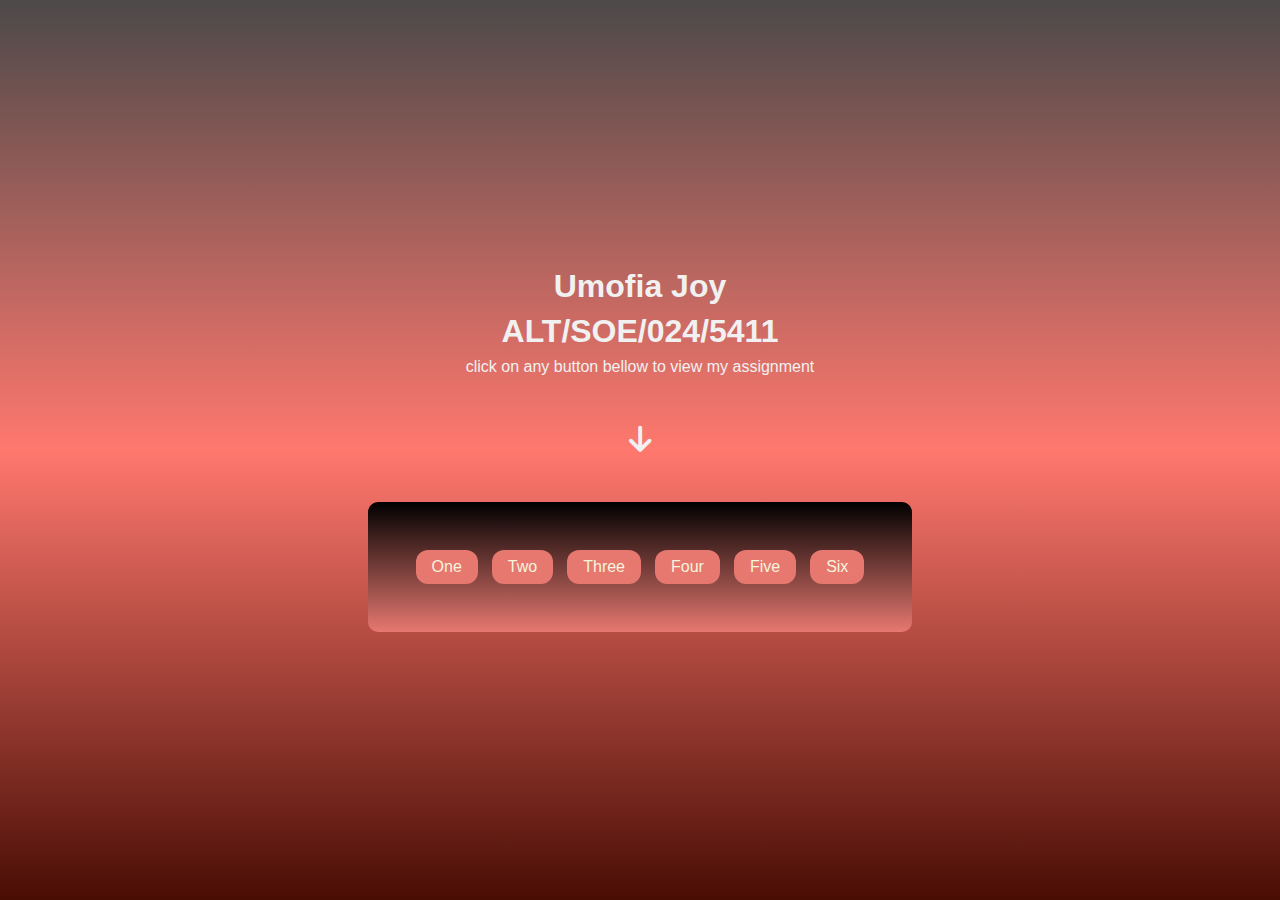
<file: index.html>
<!DOCTYPE html>
<html lang="en">
<head>
  <meta charset="UTF-8">
  <meta name="viewport" content="width=device-width, initial-scale=1.0">
  <title>Document</title>
  <link rel="stylesheet" href="https://cdnjs.cloudflare.com/ajax/libs/font-awesome/6.7.2/css/all.min.css" integrity="sha512-Evv84Mr4kqVGRNSgIGL/F/aIDqQb7xQ2vcrdIwxfjThSH8CSR7PBEakCr51Ck+w+/U6swU2Im1vVX0SVk9ABhg==" crossorigin="anonymous" referrerpolicy="no-referrer" />
  <link rel="stylesheet" href="./style.css">
</head>
<body>
  <main>
   <div class="details">
    <h1>Umofia Joy</h1>
    <h1>ALT/SOE/024/5411</h1>
    <p>click on any button bellow to view my assignment</p>
   </div>
   <i class="fa-solid fa-arrow-down"></i>
   <div class="container">
    <a title="Otter" href="./assignment 1/one.html">One</a>
    <a title="Huckleberry" href="./assignment 2/two.html">Two</a>
    <a title="Novus" href="./assignment 3/three.html">Three</a>
    <a title="Web dev"  href="./assignment 4/four.html">Four</a>
    <a title="Wp pusher"  href="./assignment 5/five.html">Five</a>
    <a title="webpage"  href="./assignment 6/six.html">Six</a>
   </div>
  </main>
</body>
</html>
</file>
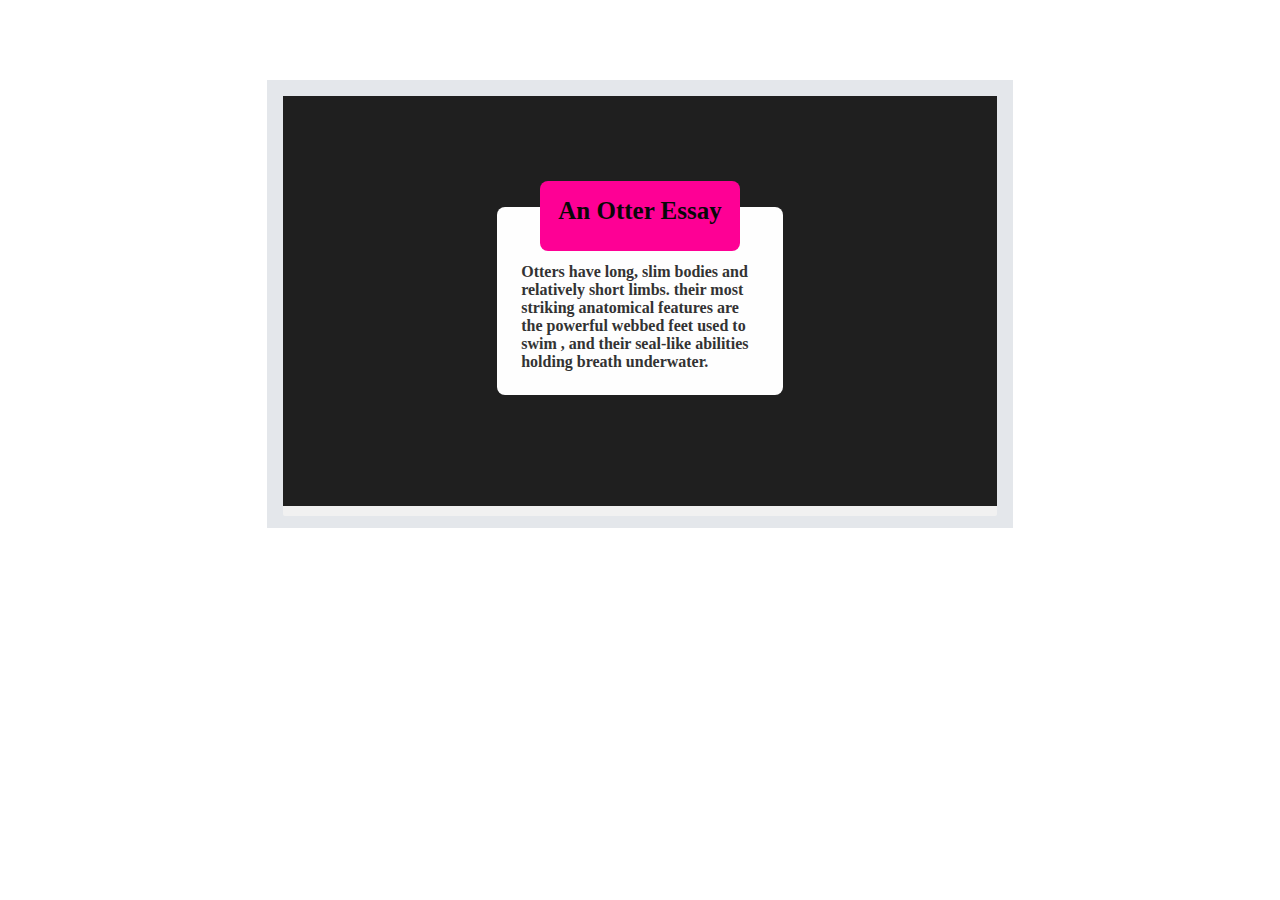
<file: assignment 1/one.html>
<!DOCTYPE html>
<html lang="en">
<head>
  <meta charset="UTF-8">
  <meta name="viewport" content="width=device-width, initial-scale=1.0">
  <link rel="stylesheet" href="./one.css">
  <title>otter Essay</title>
</head>
<body>
  <main>
    <div class="black-cont">
      <div class="text-container">
        <p>
          Otters have long, slim bodies and relatively short limbs. their most striking anatomical features are the powerful webbed feet used to swim , and their seal-like abilities holding breath underwater.
        </p>
        <div class="pink">
          <p>An Otter Essay</p>
        </div>
      </div>
    </div>
    <div class="little-down">

    </div>
  </main>
</body>
</html>
</file>
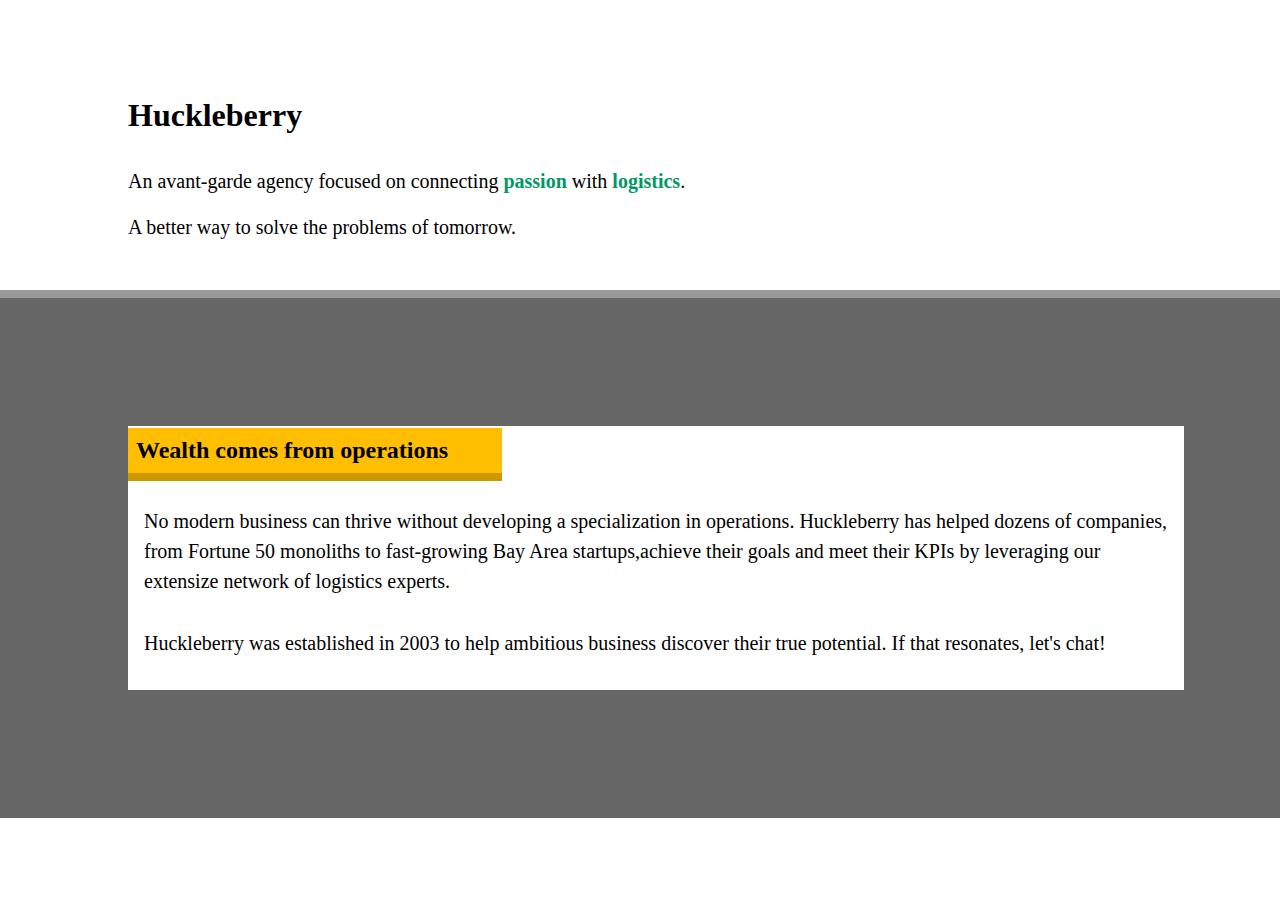
<file: assignment 2/two.html>
<!DOCTYPE html>
<html lang="en">
<head>
  <meta charset="UTF-8">
  <meta name="viewport" content="width=device-width, initial-scale=1.0">
  <title>Huckle berry</title>
  <link rel="preconnect" href="https://fonts.googleapis.com">
  <link rel="stylesheet" href="./two.css">
</head>
<body>
    
  <main>
    <section class="top">
     <header class="hulk">
      <p>Huckleberry</p>
     </header>

      <article class="top-text">
        <p class="first">An avant-garde agency focused on connecting <span>passion</span> with <span>logistics</span>.</p>
        <p class="second">A better way to solve the problems of tomorrow.</p>

      </article>
    </section>

    <section class="bottom">
      <article class="bottom-card">
        <p>No modern business can thrive without developing a specialization in operations. Huckleberry has helped dozens of companies, from Fortune 50 monoliths to fast-growing Bay Area startups,achieve their goals and meet their KPIs by leveraging our extensize network of logistics experts. 
       </p>
       <p> Huckleberry was established in 2003 to help ambitious business discover their true potential. If that resonates, let's chat!</p>
       <div class="tag">
        <p>Wealth comes from operations</p>
       </div>
      </article>
    </section>
  </main>
</body>
</html>
</file>
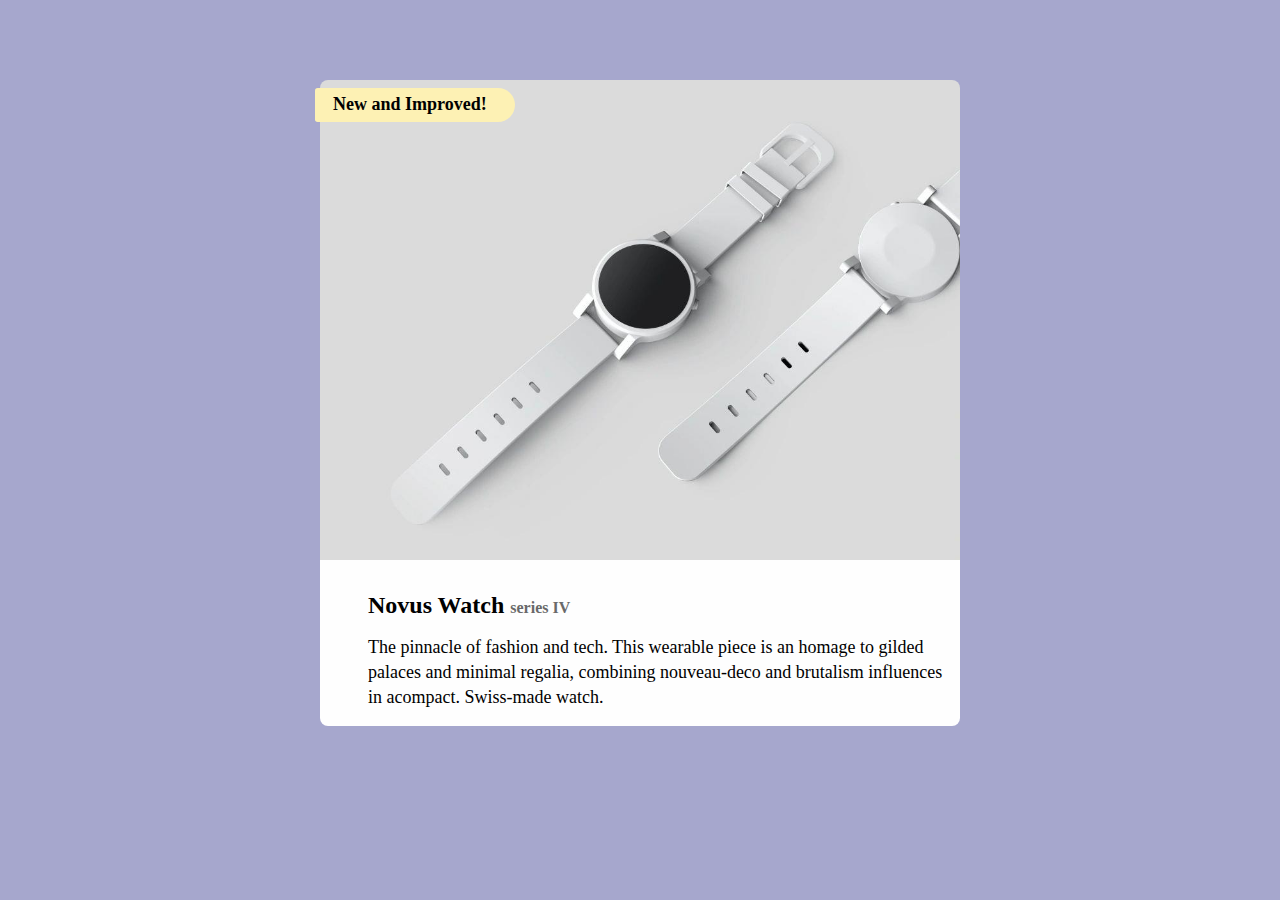
<file: assignment 3/three.html>
<!DOCTYPE html>
<html lang="en">
<head>
  <meta charset="UTF-8">
  <meta name="viewport" content="width=device-width, initial-scale=1.0">
  <title>Novus watch</title>
  <link rel="preconnect" href="https://fonts.googleapis.com">
  <link rel="stylesheet" href="./three.css">
</head>
<body>
  <article class="card-container">
    <figure>
      <img src="../image/watch.jpg" alt="watch">
      <figcaption>New and Improved!</figcaption>
    </figure>
    <div class="card-description">
      <header>
        <h2>Novus Watch <span>series IV</span></h2>
      </header>
      <p>The pinnacle of fashion and tech. This wearable piece is an homage to gilded palaces and minimal regalia, combining nouveau-deco and brutalism influences in acompact. Swiss-made watch.</p>
    </div>
  </article>
</body>
</html>
</file>
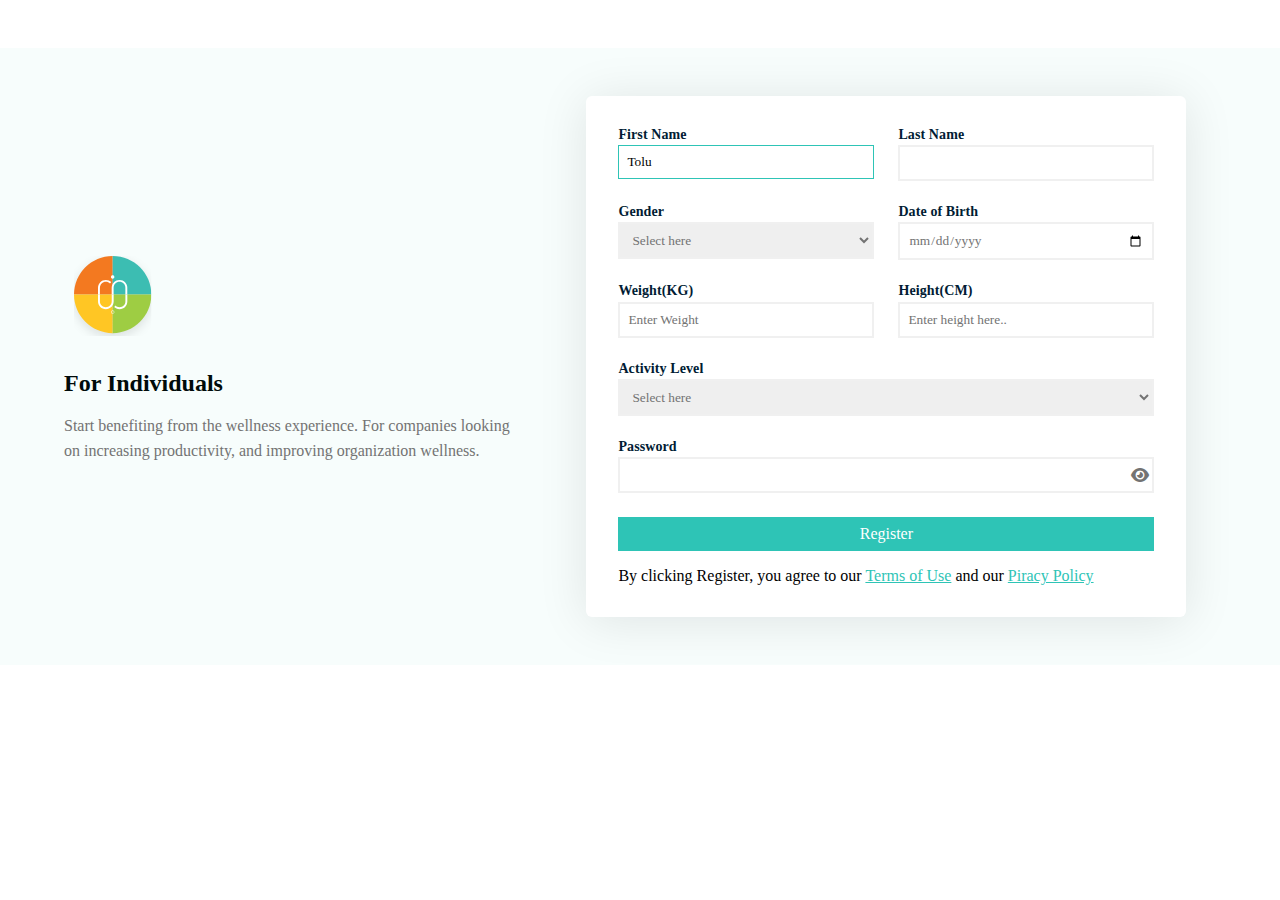
<file: assignment 4/four.html>
<!DOCTYPE html>
<html lang="en">
<head>
  <meta charset="UTF-8">
  <meta name="viewport" content="width=device-width, initial-scale=1.0">
  <title>Document</title>
  <link rel="stylesheet" href="./four.css">
  <link rel="preconnect" href="https://fonts.googleapis.com">
  <link rel="stylesheet" href="https://cdnjs.cloudflare.com/ajax/libs/font-awesome/6.7.2/css/all.min.css" integrity="sha512-Evv84Mr4kqVGRNSgIGL/F/aIDqQb7xQ2vcrdIwxfjThSH8CSR7PBEakCr51Ck+w+/U6swU2Im1vVX0SVk9ABhg==" crossorigin="anonymous" referrerpolicy="no-referrer" />
  
</head>
<body>
  <main>
    <div class="description">
      <div class="logo-container">
        <svg width="98" height="100" viewBox="0 0 98 100" fill="none" xmlns="http://www.w3.org/2000/svg">
          <g clip-path="url(#clip0_1_15)" filter="url(#filter0_d_1_15)">
          <g opacity="0.1">
          <g opacity="0.1">
          <path opacity="0.1" d="M10 47.43H48.6731V8.84703C27.3157 8.84703 10 26.1224 10 47.43Z" fill="#1E1E1E"/>
          <path opacity="0.1" d="M87.3333 47.43C87.3333 26.1224 70.0175 8.84703 48.6602 8.84703V47.43H87.3333Z" fill="#1E1E1E"/>
          <path opacity="0.1" d="M10 47.43C10 68.7247 27.3157 86 48.6731 86V47.43H10Z" fill="#1E1E1E"/>
          <path opacity="0.1" d="M48.6731 86C70.0305 86 87.3462 68.7247 87.3462 47.4171H48.6731V86Z" fill="#1E1E1E"/>
          </g>
          </g>
          <path d="M10 44.5829H48.6731V6C27.3157 6 10 23.2754 10 44.5829Z" fill="#F37920"/>
          <path d="M87.3333 44.5829C87.3333 23.2754 70.0176 6 48.6731 6V44.5829H87.3333Z" fill="#3CBDB2"/>
          <path d="M10 44.5829C10 65.8905 27.3157 83.1658 48.6731 83.1658V44.5829H10Z" fill="#FFC624"/>
          <path d="M48.6731 83.153C70.0305 83.153 87.3462 65.8776 87.3462 44.57H48.6731V83.153Z" fill="#9ECD43"/>
          <path d="M49.8499 25.8251C49.5097 25.5166 49.1231 25.3469 48.6747 25.3469C48.1799 25.3469 47.7778 25.5012 47.4531 25.8251C47.1438 26.1337 46.9738 26.5502 46.9738 27.0438C46.9738 27.5375 47.1284 27.9386 47.4531 28.2626C47.7624 28.5711 48.1799 28.7408 48.6747 28.7408C49.1231 28.7408 49.5251 28.5865 49.8499 28.278C50.1901 27.9695 50.3601 27.5529 50.3601 27.0593C50.3601 26.5502 50.1901 26.1337 49.8499 25.8251Z" fill="white"/>
          <path d="M48.6747 63.8061C48.1799 63.8061 47.7778 63.6518 47.4531 63.3278C47.1438 63.0193 46.9738 62.6028 46.9738 62.1091C46.9738 61.6155 47.1284 61.2144 47.4531 60.8904C47.7624 60.5819 48.1799 60.4122 48.6747 60.4122C49.1231 60.4122 49.5251 60.5664 49.8499 60.8904C50.1901 61.2144 50.3601 61.6155 50.3601 62.1091C50.3601 62.6028 50.1901 63.0039 49.8499 63.3278C49.5097 63.6364 49.1231 63.8061 48.6747 63.8061ZM48.6747 60.8904C48.3036 60.8904 48.0252 60.9984 47.7933 61.2298C47.5613 61.4612 47.4531 61.7389 47.4531 62.1091C47.4531 62.4794 47.5613 62.7571 47.7933 62.9885C48.0252 63.2199 48.3036 63.3278 48.6747 63.3278C48.9994 63.3278 49.2777 63.2199 49.5406 62.9885C49.788 62.7571 49.8963 62.4794 49.8963 62.1091C49.8963 61.7543 49.7726 61.4612 49.5406 61.2298C49.2777 61.0138 48.9994 60.8904 48.6747 60.8904Z" fill="white"/>
          <path d="M35.9331 37.7501C35.9331 36.9325 36.0877 36.1766 36.397 35.4515C36.7063 34.7419 37.1238 34.1094 37.6495 33.5849C38.1752 33.0603 38.7938 32.6438 39.5205 32.3353C40.2318 32.0267 41.005 31.8725 41.8245 31.8725C42.644 31.8725 43.4017 32.0267 44.1285 32.3353C44.8398 32.6438 45.4583 33.0603 45.9686 33.5694C46.2778 33.0758 46.6335 32.6284 47.0355 32.2273C47.0819 32.181 47.1437 32.1347 47.1901 32.0884C46.5252 31.4559 45.7521 30.9623 44.8707 30.5766C43.912 30.1755 42.8914 29.9595 41.809 29.9595C40.7266 29.9595 39.7061 30.1601 38.7474 30.5766C37.7887 30.9777 36.9691 31.5331 36.2733 32.2273C35.5775 32.9215 35.0208 33.7545 34.6188 34.6956C34.2167 35.6521 34.0002 36.6702 34.0002 37.7501V44.5842H35.9176V37.7501H35.9331Z" fill="white"/>
          <path d="M47.7006 51.4183C47.7006 52.2359 47.5459 52.9918 47.2367 53.7169C47.2212 53.7478 47.2057 53.7632 47.1903 53.794C46.881 54.4728 46.479 55.0745 45.9842 55.5681L45.9687 55.5836C45.443 56.0926 44.8399 56.5092 44.1286 56.8177C43.4019 57.1262 42.6442 57.2805 41.8246 57.2805C41.0051 57.2805 40.2474 57.1262 39.5207 56.8177C38.7939 56.5092 38.1754 56.0926 37.6497 55.5681C37.1239 55.0436 36.7064 54.4265 36.3972 53.7015C36.0879 52.9918 35.9333 52.2205 35.9333 51.4029V44.5688H34.0159V51.4029C34.0159 52.4828 34.2169 53.5009 34.6344 54.4574C35.0364 55.4139 35.5931 56.2315 36.2889 56.9257C36.9848 57.6199 37.8198 58.1753 38.763 58.5764C39.7217 58.9775 40.7268 59.1935 41.8246 59.1935C42.9071 59.1935 43.9276 58.9929 44.8863 58.5764C45.7677 58.2061 46.5408 57.697 47.2058 57.0645C47.2521 57.0183 47.314 56.972 47.3604 56.9257C47.7624 56.5246 48.1181 56.0618 48.4273 55.5836C48.5201 55.4447 48.582 55.275 48.6747 55.1208C48.7984 54.9048 48.9221 54.6888 49.0304 54.4574C49.4324 53.5009 49.6489 52.4982 49.6489 51.4029V44.5688H47.7315V51.4183H47.7006Z" fill="white"/>
          <path d="M63.3178 37.7501C63.3178 36.6702 63.1168 35.6521 62.6993 34.6956C62.2973 33.7391 61.7406 32.9215 61.0448 32.2273C60.349 31.5331 59.514 30.9777 58.5707 30.5766C57.612 30.1755 56.5915 29.9595 55.5091 29.9595C54.4267 29.9595 53.4061 30.1601 52.4474 30.5766C51.566 30.9469 50.7929 31.4559 50.128 32.0884C50.0816 32.1347 50.0197 32.181 49.9733 32.2273C49.5713 32.6284 49.2156 33.0912 48.9064 33.5849C48.8136 33.7237 48.7518 33.8934 48.659 34.0477C48.5353 34.2636 48.4116 34.4796 48.3033 34.711C47.9013 35.6675 47.6848 36.6857 47.6848 37.7655V43.5815V44.5842H49.6022V43.5969V37.7501C49.6022 36.9325 49.7568 36.1766 50.0661 35.4515C50.0816 35.4206 50.097 35.4052 50.1125 35.3744C50.4218 34.6956 50.8238 34.0939 51.3186 33.5849L51.3341 33.5694C51.8598 33.0603 52.4629 32.6438 53.1742 32.3353C53.8855 32.0267 54.6586 31.8725 55.4781 31.8725C56.2977 31.8725 57.0554 32.0267 57.7821 32.3353C58.4934 32.6438 59.1274 33.0603 59.6531 33.5849C60.1789 34.1094 60.5964 34.7264 60.9056 35.4515C61.2149 36.1766 61.3695 36.9325 61.3695 37.7501V44.5842H63.2869V37.7501H63.3178Z" fill="white"/>
          <path d="M61.4003 44.5842V51.4183C61.4003 52.2359 61.2456 52.9918 60.9364 53.7169C60.6271 54.442 60.2096 55.059 59.6839 55.5836C59.1581 56.1081 58.5396 56.5246 57.8129 56.8331C57.0861 57.1417 56.3284 57.2959 55.5089 57.2959C54.6894 57.2959 53.9317 57.1417 53.2049 56.8331C52.4936 56.5246 51.8751 56.1081 51.3648 55.599C51.0556 56.0926 50.6999 56.54 50.2979 56.9565C50.2515 57.0028 50.1896 57.0491 50.1432 57.0954C50.8082 57.7279 51.5813 58.237 52.4627 58.6072C53.4214 59.0083 54.4265 59.2243 55.5243 59.2243C56.6068 59.2243 57.6273 59.0237 58.586 58.6072C59.5447 58.2061 60.3642 57.6508 61.0601 56.9565C61.7559 56.2623 62.3126 55.4293 62.7146 54.4882C63.1166 53.5318 63.3331 52.529 63.3331 51.4337V44.5996H61.4003V44.5842Z" fill="white"/>
          </g>
          <defs>
          <filter id="filter0_d_1_15" x="0" y="0" width="97.3333" height="100" filterUnits="userSpaceOnUse" color-interpolation-filters="sRGB">
          <feFlood flood-opacity="0" result="BackgroundImageFix"/>
          <feColorMatrix in="SourceAlpha" type="matrix" values="0 0 0 0 0 0 0 0 0 0 0 0 0 0 0 0 0 0 127 0" result="hardAlpha"/>
          <feOffset dy="4"/>
          <feGaussianBlur stdDeviation="5"/>
          <feColorMatrix type="matrix" values="0 0 0 0 0 0 0 0 0 0 0 0 0 0 0 0 0 0 0.1 0"/>
          <feBlend mode="normal" in2="BackgroundImageFix" result="effect1_dropShadow_1_15"/>
          <feBlend mode="normal" in="SourceGraphic" in2="effect1_dropShadow_1_15" result="shape"/>
          </filter>
          <clipPath id="clip0_1_15">
          <rect width="77.3333" height="80" fill="white" transform="translate(10 6)"/>
          </clipPath>
          </defs>
          </svg>
          
      </div>
      <h2>For Individuals</h2>
      <p>Start benefiting from the wellness experience. For companies looking on increasing productivity, and improving organization wellness.</p>
      
    </div>
    <form  class="form-container">
      <div class="form">
        <label for="first-name">First Name</label>
        <input class="first"   type="text" name="first-name" id="first-name" placeholder="Tolu" required>
      </div>
      <div class="form">
        <label for="last-name">Last Name</label>
        <input type="text" name="last-name" id="last-name" autocomplete="last-name" required>
      </div>
      <div class="form">
        <label for="gender">Gender</label>
        <select name="gender" id="gender" required>
          <option value="">Select here</option>
          <option value="">Male</option>
          <option value="">Female</option>
        </select>
      </div>
      <div class="form">
        <label for="date">Date of Birth </label>
        <input type="date" name="date" id="date" required>
      </div>
      <div class="form">
        <label for="weight">Weight(KG)</label>
        <input type="text" name="weight" id="weight" placeholder="Enter Weight" required>
      </div>
      <div class="form">
        <label for="height">Height(CM)</label>
        <input type="text" name="height" id="height" placeholder="Enter height here.." required>
      </div>
      <div class="form">
        <label for="activity">Activity Level</label>
        <select name="activity" id="activity" required>
          <option>Select here</option>
          <option>Sedentry(Little to no exercise)</option>
          <option>Lightly Active(Light exercise)</option>
          <option>Moderately Active(Moderate exercise)</option>
          <option>Very Active(Hard exercise)</option>
          <option>Super Active(Very Hard exercise)</option>
        </select>
      </div>
      <div class="form pass">
        <label for="password">Password</label>
        <div class="pass-container">
          <input type="password" name="password" id="password" required>
          <i class="fa-solid fa-eye"></i>
        </div>
      </div>
      <div class="button-container">
        <button type="submit">
        Register
        </button>
        <p>By clicking Register, you agree to our <a href="#">Terms of Use</a> and our <a href="#">Piracy Policy</a></p>
      </div>
    </form>
  </main>
</body>
</html>
</file>
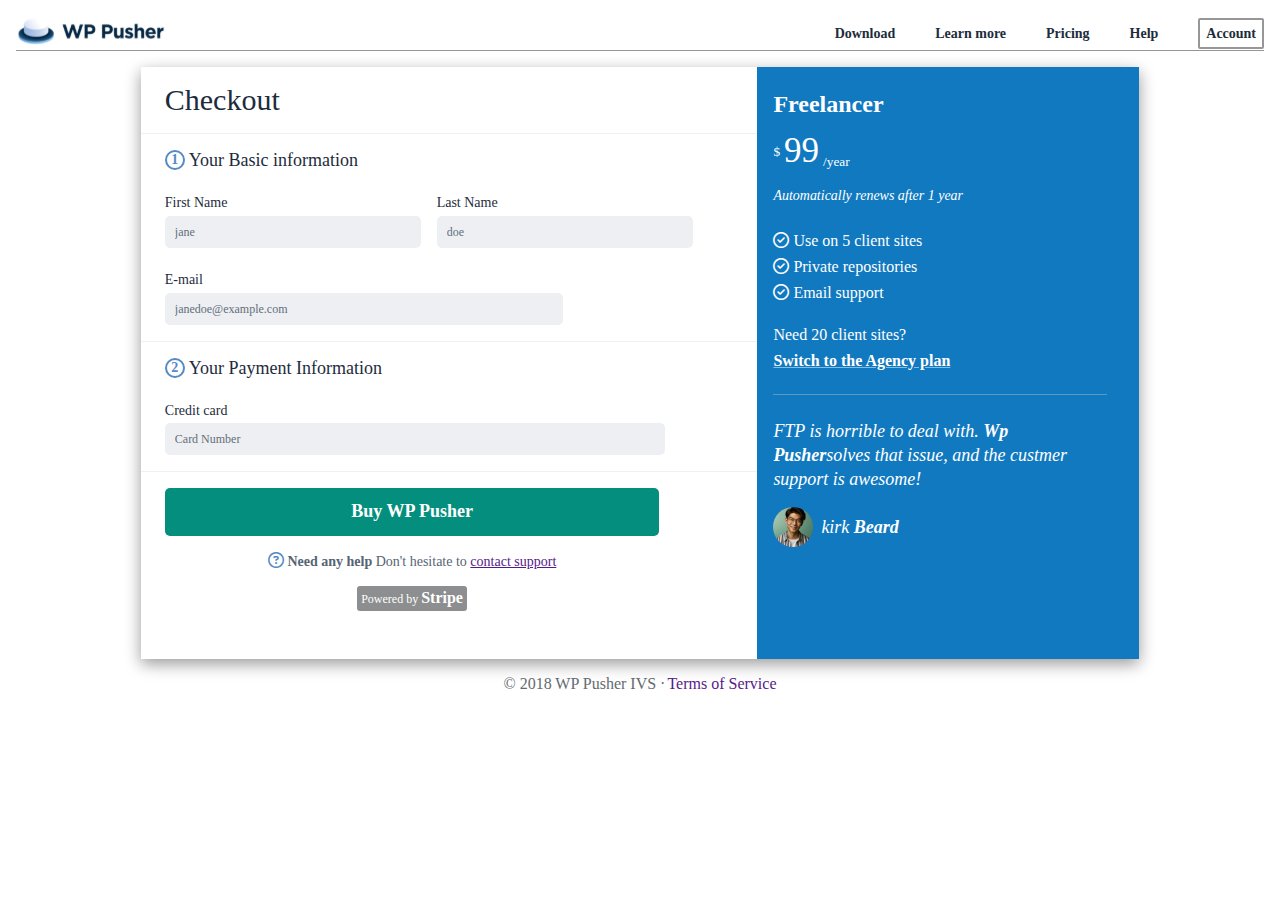
<file: assignment 5/five.html>
<!DOCTYPE html>
<html lang="en">
<head>
  <meta charset="UTF-8">
  <meta name="viewport" content="width=device-width, initial-scale=1.0">
  <link rel="stylesheet" href="./five.css">
  <link rel="stylesheet" href="https://cdnjs.cloudflare.com/ajax/libs/font-awesome/6.7.2/css/all.min.css" integrity="sha512-Evv84Mr4kqVGRNSgIGL/F/aIDqQb7xQ2vcrdIwxfjThSH8CSR7PBEakCr51Ck+w+/U6swU2Im1vVX0SVk9ABhg==" crossorigin="anonymous" referrerpolicy="no-referrer" />
  <title>Document</title>
</head>
<body>
  <header>
    <div class="logo">
      <svg width="150" height="30" viewBox="0 0 200 39" fill="none" xmlns="http://www.w3.org/2000/svg" xmlns:xlink="http://www.w3.org/1999/xlink">
        <rect width="200" height="39" fill="url(#pattern0_1773_68)"/>
        <defs>
        <pattern id="pattern0_1773_68" patternContentUnits="objectBoundingBox" width="1" height="1">
        <use xlink:href="#image0_1773_68" transform="scale(0.000947867 0.00483092)"/>
        </pattern>
        <image id="image0_1773_68" width="1055" height="207" xlink:href="[data-uri]"/>
        </defs>
        </svg>
    </div>
    <nav>
      <!-- <ul class="side-bar">
        <li><a href="">Download</a></li>
        <li><a href="">Learn more</a></li>
        <li><a href="">Pricing</a></li>
        <li><a href="">Help</a></li>
        <li><a href="">Account</a></li>
      </ul> -->
      <ul>
        <li><a href="">Download</a></li>
        <li><a href="">Learn more</a></li>
        <li><a href="">Pricing</a></li>
        <li><a href="">Help</a></li>
        <li><a href="">Account</a></li>
      </ul>
        
    </nav>
  </header>
  <section>
    
      <div class="main-card">
        <div class="left-card">
          <div class="checkout-cont">
            <p>Checkout</p>
          </div>
          <form>
            <div class="number-1">
              <ol class="number">
                <li><span>1</span>Your Basic information</li>
              </ol>
             <div class="names">
                <div class="first-name">
                  <label for="first">First Name</label>
                  <input type="text" placeholder="jane" name="first"  required>
                </div>
                <div class="first-name">
                  <label for="last">Last Name</label>
                  <input type="text" placeholder="doe" name="last" required >
                </div>
             </div>
             <div class="email-cont">
                <label for="email">E-mail</label>
                <input type="text" placeholder="janedoe@example.com" required>
             </div>
            </div>
            <div class="number-2">
              <ol class="number">
                <li><span>2</span>Your Payment Information</li>
              </ol>
              <div class="credit-cont">
                <label for="credit">Credit card</label>
                <input type="text" placeholder="Card Number"  class="card-info" required>
              </div>
            </div>
            <div class="button-container">
              <button>Buy WP Pusher</button>
              <p>
                <i class="fa-regular fa-circle-question" style="color: #548BC5; font-size: 16px;"></i>
                  
                 <strong>Need any help</strong> Don't hesitate to <a href="" id="contact">contact support</a>
              </p>
              <a href="" class="stripe">Powered by <strong id="st">Stripe</strong></a>
            </div>
          </form>
        </div>
        <div class="right-card">
          <div class="top-right">
            <div class="first-top">
              <h2>Freelancer</h2>
              <p><sup>$</sup> <span class="price">99</span> <sub>/year</sub></p>
              <p class="aut">Automatically renews after 1 year</p>
            </div>
            <ol class="client">
              <li><i class="fa-regular fa-circle-check"></i>Use on 5 client sites</li>
              <li><i class="fa-regular fa-circle-check"></i>Private repositories</li>
              <li><i class="fa-regular fa-circle-check"></i>Email support</li>
            </ol>
            <div class="last-top">
              <p>Need 20 client sites?</p>
              <a href="">Switch to the Agency plan</a>
            </div>
          </div>
          <div class="bottom-right">
            <p>FTP is horrible to deal with. <strong>Wp Pusher</strong>solves that issue, and the custmer support is awesome!</p>
            <div class="profile">
              <div class="image">
                <img src="../image/uifaces-popular-image (1).jpg" alt="">
              </div>
              <p>kirk <strong>Beard</strong></p>
            </div>
          </div>
        </div>
      </div>
      <div class="footer">
        <span>&copy; 2018 WP Pusher IVS &middot;</span>
       
        <a href="">Terms of Service</a>
      </div>
  
  </section>
</body>
</html>
</file>
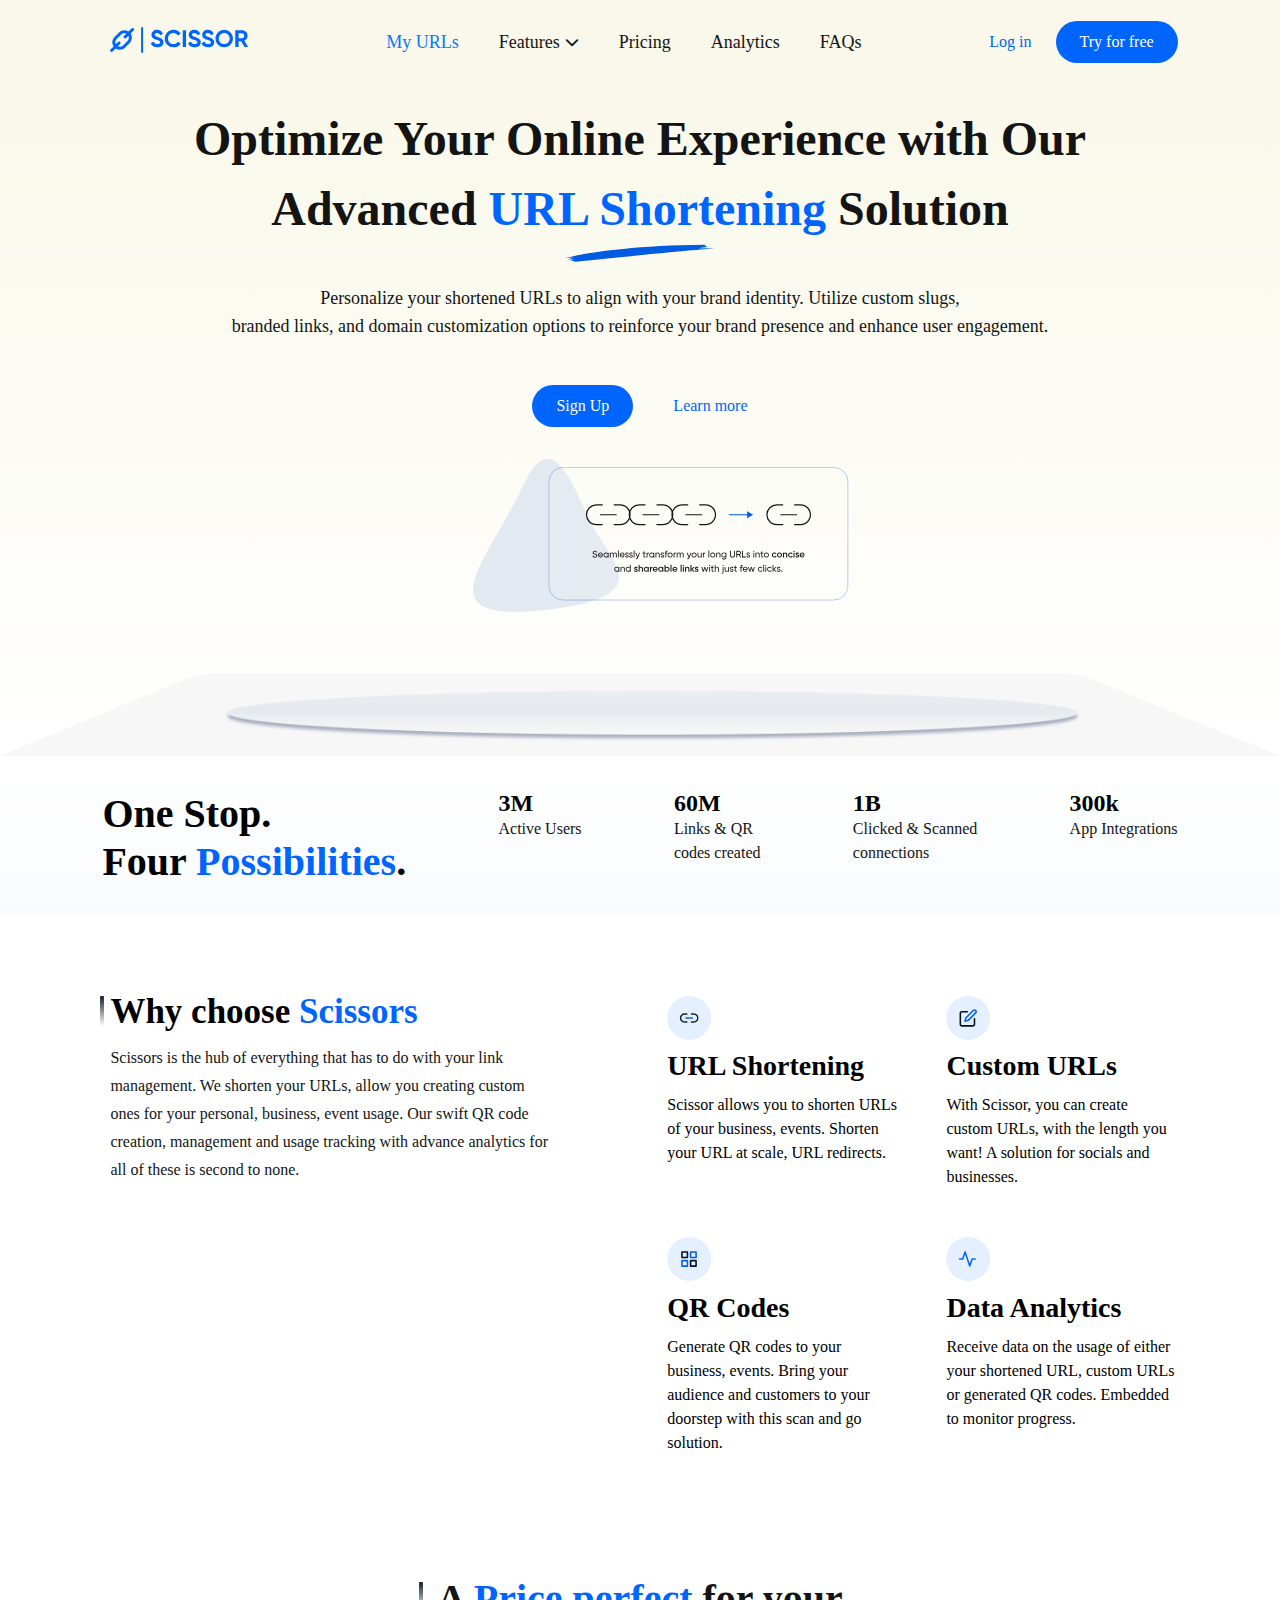
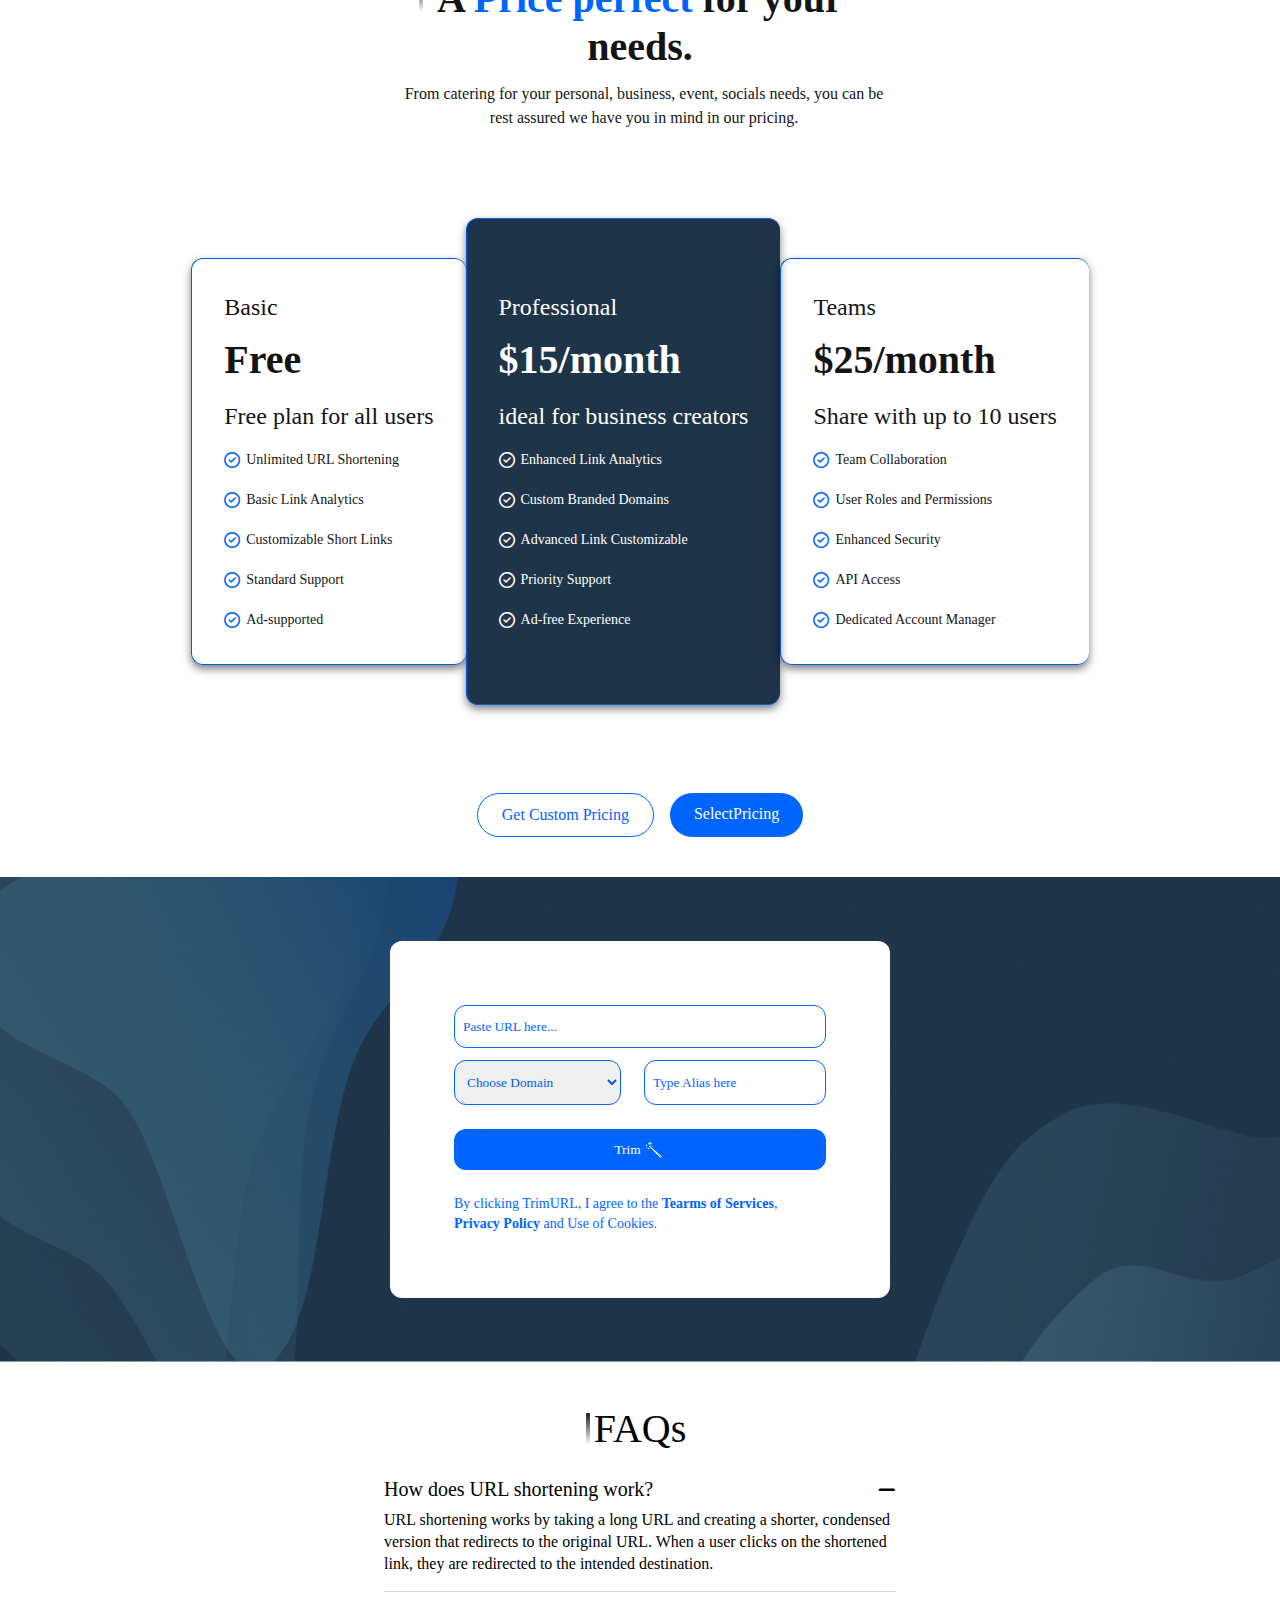
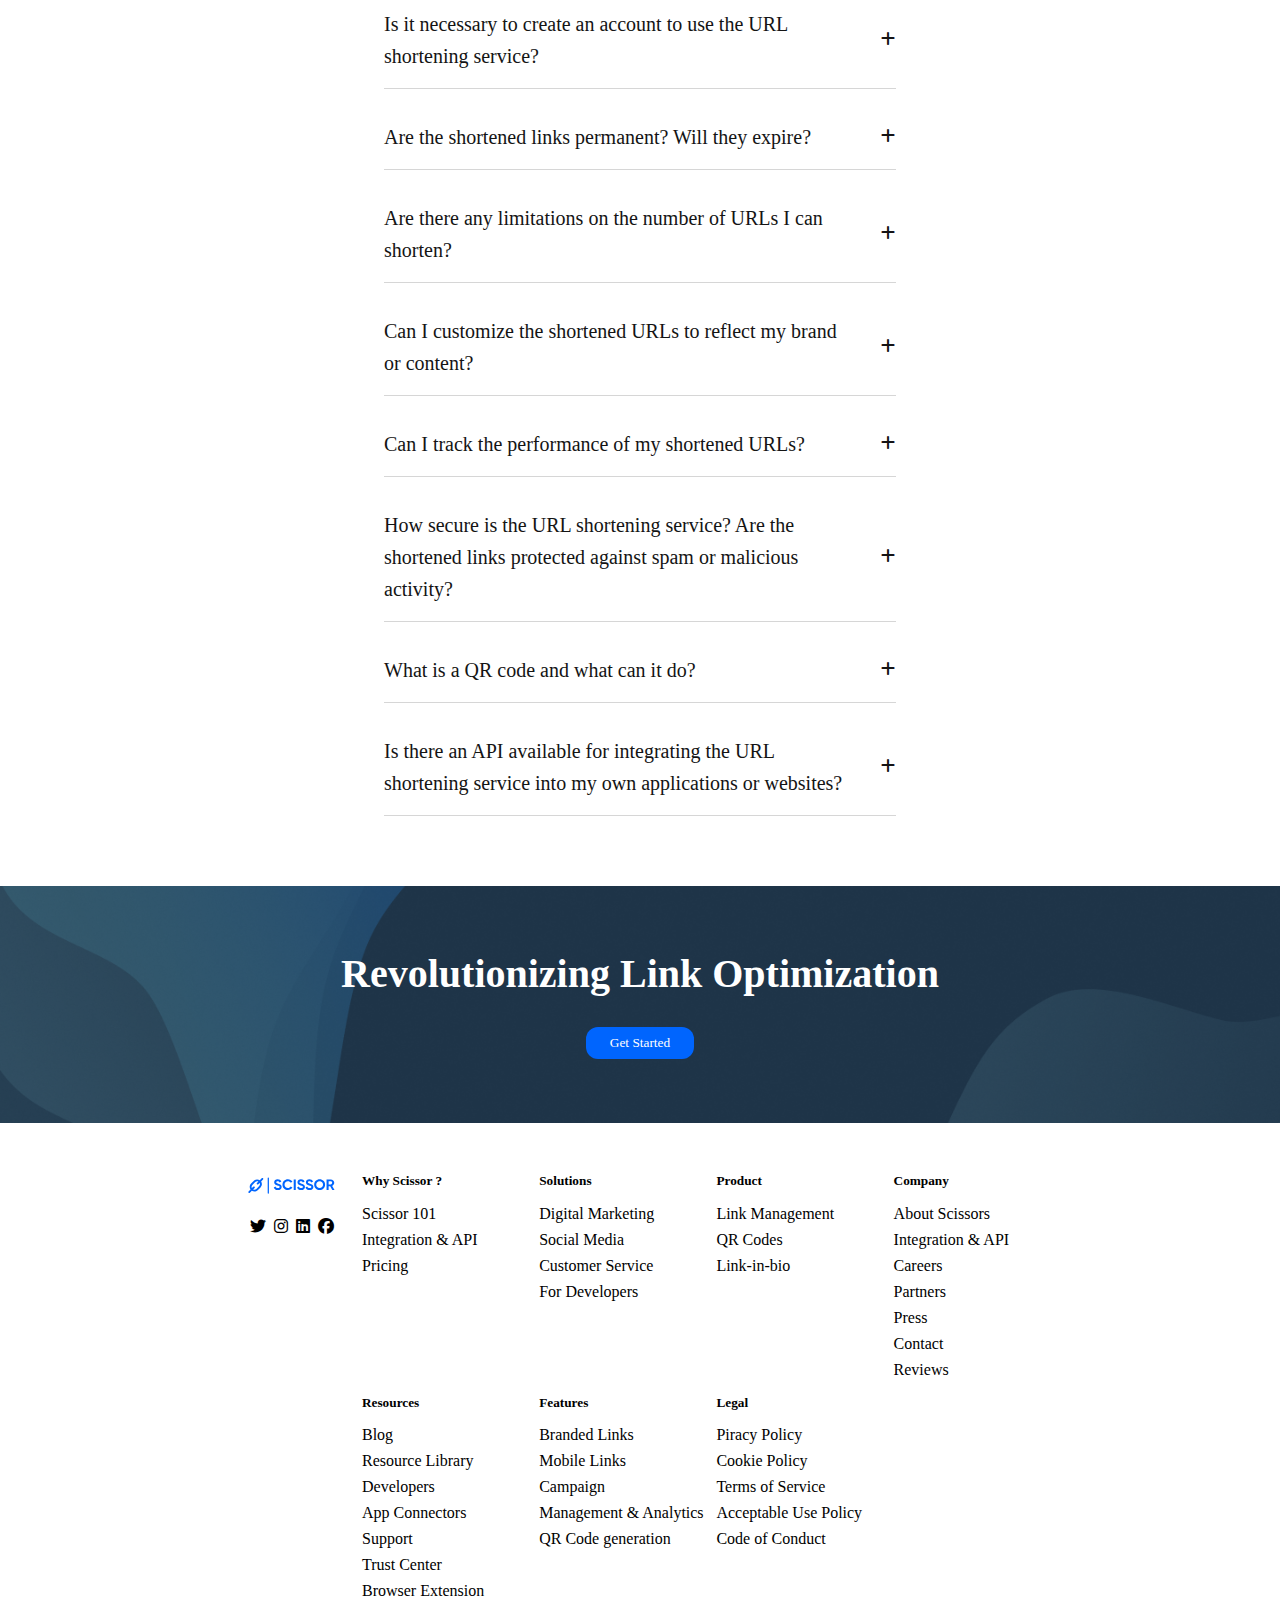
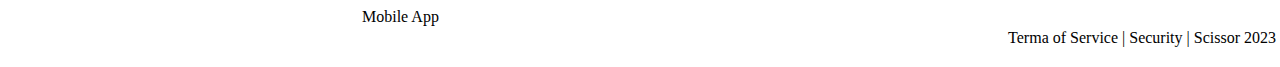
<file: assignment 6/six.html>
<!DOCTYPE html>
<html lang="en">
<head>
  <meta charset="UTF-8">
  <meta name="viewport" content="width=device-width, initial-scale=1.0">
  <link rel="stylesheet" href="./six.css">
  <link rel="stylesheet" href="https://cdnjs.cloudflare.com/ajax/libs/font-awesome/6.7.2/css/all.min.css" integrity="sha512-Evv84Mr4kqVGRNSgIGL/F/aIDqQb7xQ2vcrdIwxfjThSH8CSR7PBEakCr51Ck+w+/U6swU2Im1vVX0SVk9ABhg==" crossorigin="anonymous" referrerpolicy="no-referrer" />
  <title>landing page</title>
</head>
<body>
  <header>
    <div class="logo"><svg width="156" height="40" viewBox="0 0 156 40" fill="none" xmlns="http://www.w3.org/2000/svg">
      <path d="M31.6475 8.43938C31.0617 7.85354 30.1036 7.85354 29.5178 8.43938L26.4647 11.4948C25.2138 10.6627 23.7784 10.2497 22.3369 10.2497C20.4179 10.2497 18.4741 10.9822 17.0341 12.4469L12.5341 16.9472C9.96774 19.5106 9.65142 23.4747 11.5791 26.384L8.5263 29.4394C7.94045 30.0253 7.94045 30.9745 8.5263 31.5606C8.81934 31.8536 9.2031 32 9.58686 32C9.97086 32 10.3544 31.8536 10.6474 31.5606L13.7002 28.5051C14.9514 29.3372 16.3955 29.7502 17.8369 29.7502C19.731 29.7502 21.6748 29.0178 23.1397 27.553L27.6311 23.053C30.1974 20.4893 30.5138 16.5252 28.5858 13.616L31.6475 10.5605C32.2334 9.97466 32.2334 9.02522 31.6475 8.43938ZM26.8281 17.75C26.8281 18.9512 26.3593 20.082 25.51 20.9317L21.0186 25.4317C20.1661 26.2813 19.0134 26.75 17.8369 26.75C17.1572 26.75 16.5068 26.5832 15.9092 26.2988L18.1227 24.0605C18.7086 23.4747 18.7086 22.5255 18.1227 21.9394C17.5616 21.3536 16.6124 21.3536 16.0266 21.9394L13.7883 24.1777C13.5013 23.5829 13.3371 22.9325 13.3371 22.25C13.3371 21.0488 13.8058 19.9179 14.6554 19.0683L19.1305 14.5683C19.9801 13.7187 21.1357 13.25 22.3369 13.25C23.0166 13.25 23.6639 13.4168 24.2617 13.7012L21.9796 15.9862C21.3937 16.572 21.3937 17.5212 21.9796 18.1073C22.2726 18.4004 22.6561 18.5468 23.0401 18.5468C23.421 18.5468 23.8048 18.4004 24.0976 18.1073L26.3771 15.8223C26.6639 16.4168 26.8281 17.0674 26.8281 17.75Z" fill="#0065FE"/>
      <path d="M40.0869 8V32" stroke="#0065FE" stroke-width="2" stroke-linecap="round"/>
      <path d="M55.3829 27.336C52.0469 27.336 49.7189 25.752 48.7829 23.184L51.6149 21.528C52.2629 23.232 53.5589 24.096 55.4789 24.096C57.3269 24.096 58.1669 23.352 58.1669 22.32C58.1669 21.72 57.9029 21.264 57.3749 20.952C56.8469 20.616 55.9109 20.256 54.5429 19.872C53.0309 19.416 52.1189 19.056 51.0629 18.312C50.0309 17.544 49.4789 16.392 49.4789 14.856C49.4789 13.344 50.0069 12.12 51.0869 11.232C52.1669 10.32 53.4869 9.864 54.9989 9.864C57.7109 9.864 59.8469 11.256 60.9989 13.632L58.2149 15.24C57.5429 13.8 56.4629 13.08 54.9989 13.08C53.6309 13.08 52.7909 13.776 52.7909 14.76C52.7909 15.288 53.0069 15.72 53.4389 16.056C53.8949 16.368 54.7349 16.728 55.9829 17.112L57.1349 17.496C57.3989 17.568 57.7589 17.712 58.2149 17.904C58.6709 18.072 59.0309 18.24 59.2709 18.408C59.7749 18.72 60.5429 19.32 60.8549 19.896C61.2149 20.472 61.4789 21.312 61.4789 22.272C61.4789 23.832 60.9029 25.056 59.7749 25.968C58.6469 26.88 57.1829 27.336 55.3829 27.336ZM71.4899 27.336C68.9699 27.336 66.8819 26.496 65.2259 24.816C63.5699 23.136 62.7539 21.072 62.7539 18.6C62.7539 16.128 63.5699 14.04 65.2259 12.384C66.8819 10.704 68.9699 9.864 71.4899 9.864C74.5379 9.864 77.2739 11.4 78.7139 13.824L75.8579 15.48C75.0179 13.968 73.4099 13.08 71.4899 13.08C69.8579 13.08 68.5379 13.584 67.5299 14.616C66.5459 15.648 66.0419 16.968 66.0419 18.6C66.0419 20.208 66.5459 21.528 67.5299 22.56C68.5379 23.592 69.8579 24.096 71.4899 24.096C73.4099 24.096 75.0659 23.184 75.8579 21.72L78.7139 23.376C77.2739 25.8 74.5619 27.336 71.4899 27.336ZM80.7485 27V10.2H84.0605V27H80.7485ZM92.6485 27.336C89.3125 27.336 86.9845 25.752 86.0485 23.184L88.8805 21.528C89.5285 23.232 90.8245 24.096 92.7445 24.096C94.5925 24.096 95.4325 23.352 95.4325 22.32C95.4325 21.72 95.1685 21.264 94.6405 20.952C94.1125 20.616 93.1765 20.256 91.8085 19.872C90.2965 19.416 89.3845 19.056 88.3285 18.312C87.2965 17.544 86.7445 16.392 86.7445 14.856C86.7445 13.344 87.2725 12.12 88.3525 11.232C89.4325 10.32 90.7525 9.864 92.2645 9.864C94.9765 9.864 97.1125 11.256 98.2645 13.632L95.4805 15.24C94.8085 13.8 93.7285 13.08 92.2645 13.08C90.8965 13.08 90.0565 13.776 90.0565 14.76C90.0565 15.288 90.2725 15.72 90.7045 16.056C91.1605 16.368 92.0005 16.728 93.2485 17.112L94.4005 17.496C94.6645 17.568 95.0245 17.712 95.4805 17.904C95.9365 18.072 96.2965 18.24 96.5365 18.408C97.0405 18.72 97.8085 19.32 98.1205 19.896C98.4805 20.472 98.7445 21.312 98.7445 22.272C98.7445 23.832 98.1685 25.056 97.0405 25.968C95.9125 26.88 94.4485 27.336 92.6485 27.336ZM106.125 27.336C102.789 27.336 100.461 25.752 99.5251 23.184L102.357 21.528C103.005 23.232 104.301 24.096 106.221 24.096C108.069 24.096 108.909 23.352 108.909 22.32C108.909 21.72 108.645 21.264 108.117 20.952C107.589 20.616 106.653 20.256 105.285 19.872C103.773 19.416 102.861 19.056 101.805 18.312C100.773 17.544 100.221 16.392 100.221 14.856C100.221 13.344 100.749 12.12 101.829 11.232C102.909 10.32 104.229 9.864 105.741 9.864C108.453 9.864 110.589 11.256 111.741 13.632L108.957 15.24C108.285 13.8 107.205 13.08 105.741 13.08C104.373 13.08 103.533 13.776 103.533 14.76C103.533 15.288 103.749 15.72 104.181 16.056C104.637 16.368 105.477 16.728 106.725 17.112L107.877 17.496C108.141 17.568 108.501 17.712 108.957 17.904C109.413 18.072 109.773 18.24 110.013 18.408C110.517 18.72 111.285 19.32 111.597 19.896C111.957 20.472 112.221 21.312 112.221 22.272C112.221 23.832 111.645 25.056 110.517 25.968C109.389 26.88 107.925 27.336 106.125 27.336ZM128.4 24.816C126.696 26.496 124.632 27.336 122.208 27.336C119.784 27.336 117.72 26.496 116.016 24.816C114.336 23.112 113.496 21.048 113.496 18.6C113.496 16.152 114.336 14.088 116.016 12.408C117.72 10.704 119.784 9.864 122.208 9.864C124.632 9.864 126.696 10.704 128.4 12.408C130.104 14.088 130.944 16.152 130.944 18.6C130.944 21.048 130.104 23.112 128.4 24.816ZM118.344 22.56C119.376 23.592 120.672 24.096 122.208 24.096C123.744 24.096 125.04 23.592 126.072 22.56C127.104 21.528 127.632 20.208 127.632 18.6C127.632 16.992 127.104 15.672 126.072 14.64C125.04 13.608 123.744 13.08 122.208 13.08C120.672 13.08 119.376 13.608 118.344 14.64C117.312 15.672 116.784 16.992 116.784 18.6C116.784 20.208 117.312 21.528 118.344 22.56ZM146.064 27H142.488L139.104 21.168H136.584V27H133.272V10.2H139.992C141.552 10.2 142.872 10.752 143.952 11.832C145.032 12.912 145.584 14.232 145.584 15.768C145.584 17.856 144.288 19.776 142.344 20.664L146.064 27ZM139.992 13.296H136.584V18.264H139.992C141.24 18.264 142.272 17.136 142.272 15.768C142.272 14.4 141.24 13.296 139.992 13.296Z" fill="#0065FE"/>
      </svg>
      </div>
    <nav>
        <ul class="nav-links">
            <li><a href="#" class="url">My URLs</a></li>
            <li><a href="#">Features<i class="fa-solid fa-chevron-down"></i></a></li>
            <li><a href="#">Pricing</a></li>
            <li><a href="#">Analytics</a></li>
            <li><a href="#">FAQs</a></li>
        </ul>
    </nav>
    <div class="aut-buttons">
      <a href="#" class="login">Log in</a>
      <a href="#" class="signup">Try for free</a>
  </div>
</header>
<section class="hero">
  <div class="top-hero">
    <h1>Optimize Your Online Experience with Our <br>Advanced <span id="url">URL Shortening
    </span> Solution</h1>
    <span class="blue"><svg width="160" height="18" viewBox="0 0 174 21" fill="none" xmlns="http://www.w3.org/2000/svg">
      <path d="M162.517 0.905029C75.1007 1.58333 17.7488 11.4833 0 16.3486L9.28502 15.694L2.32125 17.9693L10.2135 17.6848L6.03526 19.3913L12.0705 20.8133C52.0748 16.4528 149.09 6.6406 173.63 5.2387L155.524 4.88668C165.556 3.5543 166.666 3.60686 166.666 3.60686C166.666 3.60686 162.517 2.61145 162.517 0.905029Z" fill="#005AE2"/>
      </svg></span>
    <p>Personalize your shortened URLs to align with your brand identity. Utilize custom slugs, <br>branded links, and domain customization options to reinforce your brand presence and enhance user engagement.</p>
    <div class="buttons">
      <a href="#" class="btn  primary">Sign Up</a>
      <a href="#" class="btn  secondary">Learn more</a>
    </div>
  </div>
  <div class="hero-image">
    <svg width="600" height="200" viewBox="0 0 701 337" fill="none" xmlns="http://www.w3.org/2000/svg">
      <path d="M155.677 51.1102C204.228 -53.175 243.407 69.584 267.623 117.02C302.043 184.447 387.301 244.6 184.971 265.011C-17.3584 285.422 94.9891 181.467 155.677 51.1102Z" fill="#E2E9F0"/>
      <g filter="url(#filter0_b_1789_104)">
      <rect x="197" y="24" width="504" height="224" rx="24" fill="#FEFEFE" fill-opacity="0.1"/>
      <rect x="197.25" y="24.25" width="503.5" height="223.5" rx="23.75" stroke="#005AE2" stroke-width="0.5"/>
      <path d="M307 87.334H317C319.188 87.334 321.356 87.7651 323.378 88.6027C325.4 89.4402 327.237 90.6679 328.785 92.2155C330.332 93.7632 331.56 95.6005 332.398 97.6226C333.235 99.6447 333.666 101.812 333.666 104.001C333.666 106.189 333.235 108.357 332.398 110.379C331.56 112.401 330.332 114.238 328.785 115.786C327.237 117.333 325.4 118.561 323.378 119.399C321.356 120.236 319.188 120.667 317 120.667H307M287 120.667H277C274.811 120.667 272.644 120.236 270.622 119.399C268.6 118.561 266.762 117.333 265.215 115.786C262.089 112.66 260.333 108.421 260.333 104.001C260.333 99.5804 262.089 95.3411 265.215 92.2155C268.34 89.0899 272.579 87.334 277 87.334H287" stroke="#141414" stroke-width="2" stroke-linecap="round" stroke-linejoin="round"/>
      <path d="M283.667 104H310.334" stroke="#141414" stroke-width="2" stroke-linecap="round" stroke-linejoin="round"/>
      <path d="M379 87.334H389C391.188 87.334 393.356 87.7651 395.378 88.6027C397.4 89.4402 399.237 90.6679 400.785 92.2155C402.332 93.7632 403.56 95.6005 404.398 97.6226C405.235 99.6447 405.666 101.812 405.666 104.001C405.666 106.189 405.235 108.357 404.398 110.379C403.56 112.401 402.332 114.238 400.785 115.786C399.237 117.333 397.4 118.561 395.378 119.399C393.356 120.236 391.188 120.667 389 120.667H379M359 120.667H349C346.811 120.667 344.644 120.236 342.622 119.399C340.6 118.561 338.762 117.333 337.215 115.786C334.089 112.66 332.333 108.421 332.333 104.001C332.333 99.5804 334.089 95.3411 337.215 92.2155C340.34 89.0899 344.579 87.334 349 87.334H359" stroke="#141414" stroke-width="2" stroke-linecap="round" stroke-linejoin="round"/>
      <path d="M355.667 104H382.334" stroke="#141414" stroke-width="2" stroke-linecap="round" stroke-linejoin="round"/>
      <path d="M451 87.334H461C463.188 87.334 465.356 87.7651 467.378 88.6027C469.4 89.4402 471.237 90.6679 472.785 92.2155C474.332 93.7632 475.56 95.6005 476.398 97.6226C477.235 99.6447 477.666 101.812 477.666 104.001C477.666 106.189 477.235 108.357 476.398 110.379C475.56 112.401 474.332 114.238 472.785 115.786C471.237 117.333 469.4 118.561 467.378 119.399C465.356 120.236 463.188 120.667 461 120.667H451M431 120.667H421C418.811 120.667 416.644 120.236 414.622 119.399C412.6 118.561 410.762 117.333 409.215 115.786C406.089 112.66 404.333 108.421 404.333 104.001C404.333 99.5804 406.089 95.3411 409.215 92.2155C412.34 89.0899 416.579 87.334 421 87.334H431" stroke="#141414" stroke-width="2" stroke-linecap="round" stroke-linejoin="round"/>
      <path d="M427.667 104H454.334" stroke="#141414" stroke-width="2" stroke-linecap="round" stroke-linejoin="round"/>
      <path d="M501 103C500.448 103 500 103.448 500 104C500 104.552 500.448 105 501 105V103ZM541 104L531 98.2265V109.774L541 104ZM501 105H532V103H501V105Z" fill="#005AE2"/>
      <path d="M611 87.334H621C623.188 87.334 625.356 87.7651 627.378 88.6027C629.4 89.4402 631.237 90.6679 632.785 92.2155C634.332 93.7632 635.56 95.6005 636.398 97.6226C637.235 99.6447 637.666 101.812 637.666 104.001C637.666 106.189 637.235 108.357 636.398 110.379C635.56 112.401 634.332 114.238 632.785 115.786C631.237 117.333 629.4 118.561 627.378 119.399C625.356 120.236 623.188 120.667 621 120.667H611M591 120.667H581C578.811 120.667 576.644 120.236 574.622 119.399C572.6 118.561 570.762 117.333 569.215 115.786C566.089 112.66 564.333 108.421 564.333 104.001C564.333 99.5804 566.089 95.3411 569.215 92.2155C572.34 89.0899 576.579 87.334 581 87.334H591" stroke="#141414" stroke-width="2" stroke-linecap="round" stroke-linejoin="round"/>
      <path d="M587.667 104H614.334" stroke="#141414" stroke-width="2" stroke-linecap="round" stroke-linejoin="round"/>
      <path d="M274.558 176.208C273.513 176.208 272.617 175.963 271.87 175.472C271.134 174.981 270.617 174.309 270.318 173.456L271.598 172.72C272.036 174.075 273.033 174.752 274.59 174.752C275.358 174.752 275.945 174.597 276.35 174.288C276.756 173.968 276.958 173.547 276.958 173.024C276.958 172.491 276.756 172.091 276.35 171.824C275.945 171.557 275.268 171.275 274.318 170.976C273.849 170.827 273.492 170.709 273.246 170.624C273.001 170.528 272.692 170.389 272.318 170.208C271.956 170.016 271.684 169.824 271.502 169.632C271.321 169.429 271.156 169.168 271.006 168.848C270.868 168.528 270.798 168.165 270.798 167.76C270.798 166.789 271.14 166.021 271.822 165.456C272.505 164.88 273.337 164.592 274.318 164.592C275.204 164.592 275.972 164.816 276.622 165.264C277.284 165.712 277.78 166.304 278.11 167.04L276.862 167.76C276.382 166.608 275.534 166.032 274.318 166.032C273.71 166.032 273.22 166.181 272.846 166.48C272.473 166.779 272.286 167.184 272.286 167.696C272.286 168.187 272.462 168.56 272.814 168.816C273.166 169.072 273.774 169.339 274.638 169.616C274.948 169.712 275.166 169.781 275.294 169.824C275.422 169.867 275.62 169.941 275.886 170.048C276.164 170.155 276.366 170.24 276.494 170.304C276.622 170.368 276.793 170.459 277.006 170.576C277.23 170.693 277.396 170.805 277.502 170.912C277.609 171.019 277.732 171.152 277.87 171.312C278.02 171.461 278.126 171.616 278.19 171.776C278.254 171.936 278.308 172.123 278.35 172.336C278.404 172.539 278.43 172.757 278.43 172.992C278.43 173.973 278.073 174.757 277.358 175.344C276.644 175.92 275.71 176.208 274.558 176.208ZM281.212 172.64C281.35 173.355 281.676 173.909 282.188 174.304C282.71 174.699 283.35 174.896 284.108 174.896C285.164 174.896 285.932 174.507 286.412 173.728L287.596 174.4C286.817 175.605 285.644 176.208 284.076 176.208C282.806 176.208 281.772 175.813 280.972 175.024C280.182 174.224 279.788 173.216 279.788 172C279.788 170.795 280.177 169.792 280.956 168.992C281.734 168.192 282.742 167.792 283.98 167.792C285.153 167.792 286.108 168.208 286.844 169.04C287.59 169.861 287.964 170.853 287.964 172.016C287.964 172.219 287.948 172.427 287.916 172.64H281.212ZM283.98 169.104C283.233 169.104 282.614 169.317 282.124 169.744C281.633 170.16 281.329 170.72 281.212 171.424H286.556C286.438 170.667 286.14 170.091 285.66 169.696C285.18 169.301 284.62 169.104 283.98 169.104ZM296.172 168H297.564V176H296.172V174.624C295.479 175.68 294.471 176.208 293.148 176.208C292.028 176.208 291.074 175.803 290.284 174.992C289.495 174.171 289.1 173.173 289.1 172C289.1 170.827 289.495 169.835 290.284 169.024C291.074 168.203 292.028 167.792 293.148 167.792C294.471 167.792 295.479 168.32 296.172 169.376V168ZM293.324 174.864C294.135 174.864 294.812 174.592 295.356 174.048C295.9 173.493 296.172 172.811 296.172 172C296.172 171.189 295.9 170.512 295.356 169.968C294.812 169.413 294.135 169.136 293.324 169.136C292.524 169.136 291.852 169.413 291.308 169.968C290.764 170.512 290.492 171.189 290.492 172C290.492 172.811 290.764 173.493 291.308 174.048C291.852 174.592 292.524 174.864 293.324 174.864ZM308.313 167.792C309.209 167.792 309.935 168.085 310.489 168.672C311.044 169.248 311.321 170.032 311.321 171.024V176H309.929V171.072C309.929 170.453 309.769 169.973 309.449 169.632C309.129 169.291 308.703 169.12 308.169 169.12C307.572 169.12 307.092 169.323 306.729 169.728C306.377 170.123 306.201 170.731 306.201 171.552V176H304.809V171.072C304.809 170.453 304.655 169.973 304.345 169.632C304.047 169.291 303.636 169.12 303.113 169.12C302.527 169.12 302.036 169.323 301.641 169.728C301.257 170.133 301.065 170.741 301.065 171.552V176H299.673V168H301.065V169.072C301.609 168.219 302.404 167.792 303.449 167.792C304.527 167.792 305.311 168.245 305.801 169.152C306.356 168.245 307.193 167.792 308.313 167.792ZM313.251 176V164.32H314.643V176H313.251ZM317.743 172.64C317.882 173.355 318.207 173.909 318.719 174.304C319.242 174.699 319.882 174.896 320.639 174.896C321.695 174.896 322.463 174.507 322.943 173.728L324.127 174.4C323.348 175.605 322.175 176.208 320.607 176.208C319.338 176.208 318.303 175.813 317.503 175.024C316.714 174.224 316.319 173.216 316.319 172C316.319 170.795 316.708 169.792 317.487 168.992C318.266 168.192 319.274 167.792 320.511 167.792C321.684 167.792 322.639 168.208 323.375 169.04C324.122 169.861 324.495 170.853 324.495 172.016C324.495 172.219 324.479 172.427 324.447 172.64H317.743ZM320.511 169.104C319.764 169.104 319.146 169.317 318.655 169.744C318.164 170.16 317.86 170.72 317.743 171.424H323.087C322.97 170.667 322.671 170.091 322.191 169.696C321.711 169.301 321.151 169.104 320.511 169.104ZM326.983 170.16C326.983 170.469 327.137 170.72 327.447 170.912C327.756 171.093 328.129 171.243 328.567 171.36C329.004 171.467 329.441 171.595 329.879 171.744C330.316 171.883 330.689 172.128 330.999 172.48C331.308 172.821 331.463 173.264 331.463 173.808C331.463 174.533 331.18 175.115 330.615 175.552C330.06 175.989 329.345 176.208 328.471 176.208C327.692 176.208 327.025 176.037 326.471 175.696C325.916 175.355 325.521 174.901 325.287 174.336L326.487 173.648C326.615 174.032 326.855 174.336 327.207 174.56C327.559 174.784 327.98 174.896 328.471 174.896C328.929 174.896 329.308 174.811 329.607 174.64C329.905 174.459 330.055 174.181 330.055 173.808C330.055 173.499 329.9 173.253 329.591 173.072C329.281 172.88 328.908 172.731 328.471 172.624C328.033 172.507 327.596 172.373 327.159 172.224C326.721 172.075 326.348 171.829 326.039 171.488C325.729 171.147 325.575 170.709 325.575 170.176C325.575 169.483 325.841 168.912 326.375 168.464C326.919 168.016 327.596 167.792 328.407 167.792C329.057 167.792 329.633 167.941 330.135 168.24C330.647 168.528 331.031 168.933 331.287 169.456L330.119 170.112C329.831 169.429 329.26 169.088 328.407 169.088C328.012 169.088 327.676 169.184 327.399 169.376C327.121 169.557 326.983 169.819 326.983 170.16ZM333.811 170.16C333.811 170.469 333.965 170.72 334.275 170.912C334.584 171.093 334.957 171.243 335.395 171.36C335.832 171.467 336.269 171.595 336.707 171.744C337.144 171.883 337.517 172.128 337.827 172.48C338.136 172.821 338.291 173.264 338.291 173.808C338.291 174.533 338.008 175.115 337.443 175.552C336.888 175.989 336.173 176.208 335.299 176.208C334.52 176.208 333.853 176.037 333.299 175.696C332.744 175.355 332.349 174.901 332.115 174.336L333.315 173.648C333.443 174.032 333.683 174.336 334.035 174.56C334.387 174.784 334.808 174.896 335.299 174.896C335.757 174.896 336.136 174.811 336.435 174.64C336.733 174.459 336.883 174.181 336.883 173.808C336.883 173.499 336.728 173.253 336.419 173.072C336.109 172.88 335.736 172.731 335.299 172.624C334.861 172.507 334.424 172.373 333.987 172.224C333.549 172.075 333.176 171.829 332.867 171.488C332.557 171.147 332.403 170.709 332.403 170.176C332.403 169.483 332.669 168.912 333.203 168.464C333.747 168.016 334.424 167.792 335.235 167.792C335.885 167.792 336.461 167.941 336.963 168.24C337.475 168.528 337.859 168.933 338.115 169.456L336.947 170.112C336.659 169.429 336.088 169.088 335.235 169.088C334.84 169.088 334.504 169.184 334.227 169.376C333.949 169.557 333.811 169.819 333.811 170.16ZM339.861 176V164.32H341.253V176H339.861ZM348.96 168H350.448L347.184 176.496C346.843 177.403 346.363 178.091 345.744 178.56C345.136 179.04 344.432 179.253 343.632 179.2V177.904C344.614 177.979 345.334 177.435 345.792 176.272L345.936 175.968L342.448 168H343.936L346.656 174.272L348.96 168ZM359.963 169.344H357.835V173.68C357.835 174.075 357.909 174.357 358.059 174.528C358.219 174.688 358.459 174.773 358.779 174.784C359.099 174.784 359.493 174.773 359.963 174.752V176C358.747 176.16 357.856 176.064 357.291 175.712C356.725 175.349 356.443 174.672 356.443 173.68V169.344H354.859V168H356.443V166.176L357.835 165.76V168H359.963V169.344ZM363.05 169.344C363.508 168.352 364.34 167.856 365.546 167.856V169.312C364.863 169.28 364.276 169.461 363.786 169.856C363.295 170.251 363.05 170.885 363.05 171.76V176H361.658V168H363.05V169.344ZM373.094 168H374.486V176H373.094V174.624C372.401 175.68 371.393 176.208 370.07 176.208C368.95 176.208 367.995 175.803 367.206 174.992C366.417 174.171 366.022 173.173 366.022 172C366.022 170.827 366.417 169.835 367.206 169.024C367.995 168.203 368.95 167.792 370.07 167.792C371.393 167.792 372.401 168.32 373.094 169.376V168ZM370.246 174.864C371.057 174.864 371.734 174.592 372.278 174.048C372.822 173.493 373.094 172.811 373.094 172C373.094 171.189 372.822 170.512 372.278 169.968C371.734 169.413 371.057 169.136 370.246 169.136C369.446 169.136 368.774 169.413 368.23 169.968C367.686 170.512 367.414 171.189 367.414 172C367.414 172.811 367.686 173.493 368.23 174.048C368.774 174.592 369.446 174.864 370.246 174.864ZM380.579 167.792C381.518 167.792 382.27 168.091 382.835 168.688C383.4 169.275 383.683 170.075 383.683 171.088V176H382.291V171.168C382.291 170.517 382.115 170.016 381.763 169.664C381.411 169.301 380.926 169.12 380.307 169.12C379.614 169.12 379.054 169.339 378.627 169.776C378.2 170.203 377.987 170.864 377.987 171.76V176H376.595V168H377.987V169.152C378.552 168.245 379.416 167.792 380.579 167.792ZM386.826 170.16C386.826 170.469 386.981 170.72 387.29 170.912C387.6 171.093 387.973 171.243 388.41 171.36C388.848 171.467 389.285 171.595 389.722 171.744C390.16 171.883 390.533 172.128 390.842 172.48C391.152 172.821 391.306 173.264 391.306 173.808C391.306 174.533 391.024 175.115 390.458 175.552C389.904 175.989 389.189 176.208 388.314 176.208C387.536 176.208 386.869 176.037 386.314 175.696C385.76 175.355 385.365 174.901 385.13 174.336L386.33 173.648C386.458 174.032 386.698 174.336 387.05 174.56C387.402 174.784 387.824 174.896 388.314 174.896C388.773 174.896 389.152 174.811 389.45 174.64C389.749 174.459 389.898 174.181 389.898 173.808C389.898 173.499 389.744 173.253 389.434 173.072C389.125 172.88 388.752 172.731 388.314 172.624C387.877 172.507 387.44 172.373 387.002 172.224C386.565 172.075 386.192 171.829 385.882 171.488C385.573 171.147 385.418 170.709 385.418 170.176C385.418 169.483 385.685 168.912 386.218 168.464C386.762 168.016 387.44 167.792 388.25 167.792C388.901 167.792 389.477 167.941 389.978 168.24C390.49 168.528 390.874 168.933 391.13 169.456L389.962 170.112C389.674 169.429 389.104 169.088 388.25 169.088C387.856 169.088 387.52 169.184 387.242 169.376C386.965 169.557 386.826 169.819 386.826 170.16ZM396.895 165.936C395.487 165.819 394.783 166.427 394.783 167.76V168H396.895V169.344H394.783V176H393.391V169.344H392.111V168H393.391V167.76C393.391 166.683 393.689 165.867 394.287 165.312C394.895 164.757 395.764 164.517 396.895 164.592V165.936ZM404.269 174.992C403.448 175.803 402.45 176.208 401.277 176.208C400.104 176.208 399.106 175.803 398.285 174.992C397.474 174.181 397.069 173.184 397.069 172C397.069 170.816 397.474 169.819 398.285 169.008C399.106 168.197 400.104 167.792 401.277 167.792C402.45 167.792 403.448 168.197 404.269 169.008C405.09 169.819 405.501 170.816 405.501 172C405.501 173.184 405.09 174.181 404.269 174.992ZM401.277 174.848C402.077 174.848 402.749 174.576 403.293 174.032C403.837 173.488 404.109 172.811 404.109 172C404.109 171.189 403.837 170.512 403.293 169.968C402.749 169.424 402.077 169.152 401.277 169.152C400.488 169.152 399.821 169.424 399.277 169.968C398.733 170.512 398.461 171.189 398.461 172C398.461 172.811 398.733 173.488 399.277 174.032C399.821 174.576 400.488 174.848 401.277 174.848ZM408.534 169.344C408.993 168.352 409.825 167.856 411.03 167.856V169.312C410.347 169.28 409.761 169.461 409.27 169.856C408.779 170.251 408.534 170.885 408.534 171.76V176H407.142V168H408.534V169.344ZM421.032 167.792C421.928 167.792 422.653 168.085 423.208 168.672C423.763 169.248 424.04 170.032 424.04 171.024V176H422.648V171.072C422.648 170.453 422.488 169.973 422.168 169.632C421.848 169.291 421.421 169.12 420.888 169.12C420.291 169.12 419.811 169.323 419.448 169.728C419.096 170.123 418.92 170.731 418.92 171.552V176H417.528V171.072C417.528 170.453 417.373 169.973 417.064 169.632C416.765 169.291 416.355 169.12 415.832 169.12C415.245 169.12 414.755 169.323 414.36 169.728C413.976 170.133 413.784 170.741 413.784 171.552V176H412.392V168H413.784V169.072C414.328 168.219 415.123 167.792 416.168 167.792C417.245 167.792 418.029 168.245 418.52 169.152C419.075 168.245 419.912 167.792 421.032 167.792ZM435.554 168H437.042L433.778 176.496C433.437 177.403 432.957 178.091 432.338 178.56C431.73 179.04 431.026 179.253 430.226 179.2V177.904C431.207 177.979 431.927 177.435 432.386 176.272L432.53 175.968L429.042 168H430.53L433.25 174.272L435.554 168ZM444.644 174.992C443.823 175.803 442.825 176.208 441.652 176.208C440.479 176.208 439.481 175.803 438.66 174.992C437.849 174.181 437.444 173.184 437.444 172C437.444 170.816 437.849 169.819 438.66 169.008C439.481 168.197 440.479 167.792 441.652 167.792C442.825 167.792 443.823 168.197 444.644 169.008C445.465 169.819 445.876 170.816 445.876 172C445.876 173.184 445.465 174.181 444.644 174.992ZM441.652 174.848C442.452 174.848 443.124 174.576 443.668 174.032C444.212 173.488 444.484 172.811 444.484 172C444.484 171.189 444.212 170.512 443.668 169.968C443.124 169.424 442.452 169.152 441.652 169.152C440.863 169.152 440.196 169.424 439.652 169.968C439.108 170.512 438.836 171.189 438.836 172C438.836 172.811 439.108 173.488 439.652 174.032C440.196 174.576 440.863 174.848 441.652 174.848ZM453.037 168H454.429V176H453.037V174.848C452.472 175.755 451.608 176.208 450.445 176.208C449.506 176.208 448.754 175.915 448.189 175.328C447.624 174.731 447.341 173.925 447.341 172.912V168H448.733V172.832C448.733 173.483 448.909 173.989 449.261 174.352C449.613 174.704 450.098 174.88 450.717 174.88C451.41 174.88 451.97 174.667 452.397 174.24C452.824 173.803 453.037 173.136 453.037 172.24V168ZM457.94 169.344C458.399 168.352 459.231 167.856 460.436 167.856V169.312C459.754 169.28 459.167 169.461 458.676 169.856C458.186 170.251 457.94 170.885 457.94 171.76V176H456.548V168H457.94V169.344ZM465.798 176V164.32H467.19V176H465.798ZM476.066 174.992C475.244 175.803 474.247 176.208 473.074 176.208C471.9 176.208 470.903 175.803 470.082 174.992C469.271 174.181 468.866 173.184 468.866 172C468.866 170.816 469.271 169.819 470.082 169.008C470.903 168.197 471.9 167.792 473.074 167.792C474.247 167.792 475.244 168.197 476.066 169.008C476.887 169.819 477.298 170.816 477.298 172C477.298 173.184 476.887 174.181 476.066 174.992ZM473.074 174.848C473.874 174.848 474.546 174.576 475.09 174.032C475.634 173.488 475.906 172.811 475.906 172C475.906 171.189 475.634 170.512 475.09 169.968C474.546 169.424 473.874 169.152 473.074 169.152C472.284 169.152 471.618 169.424 471.074 169.968C470.53 170.512 470.258 171.189 470.258 172C470.258 172.811 470.53 173.488 471.074 174.032C471.618 174.576 472.284 174.848 473.074 174.848ZM482.923 167.792C483.861 167.792 484.613 168.091 485.179 168.688C485.744 169.275 486.027 170.075 486.027 171.088V176H484.635V171.168C484.635 170.517 484.459 170.016 484.107 169.664C483.755 169.301 483.269 169.12 482.651 169.12C481.957 169.12 481.397 169.339 480.971 169.776C480.544 170.203 480.331 170.864 480.331 171.76V176H478.939V168H480.331V169.152C480.896 168.245 481.76 167.792 482.923 167.792ZM494.61 168H495.986V175.664C495.986 176.848 495.586 177.765 494.786 178.416C493.986 179.077 493.026 179.408 491.906 179.408C491.01 179.408 490.237 179.237 489.586 178.896C488.935 178.565 488.445 178.085 488.114 177.456L489.33 176.768C489.767 177.664 490.637 178.112 491.938 178.112C492.77 178.112 493.421 177.893 493.89 177.456C494.37 177.019 494.61 176.421 494.61 175.664V174.528C493.906 175.595 492.903 176.128 491.602 176.128C490.461 176.128 489.495 175.723 488.706 174.912C487.917 174.101 487.522 173.115 487.522 171.952C487.522 170.789 487.917 169.808 488.706 169.008C489.495 168.197 490.461 167.792 491.602 167.792C492.914 167.792 493.917 168.32 494.61 169.376V168ZM489.73 173.984C490.274 174.528 490.951 174.8 491.762 174.8C492.573 174.8 493.25 174.528 493.794 173.984C494.338 173.44 494.61 172.763 494.61 171.952C494.61 171.152 494.338 170.48 493.794 169.936C493.25 169.392 492.573 169.12 491.762 169.12C490.951 169.12 490.274 169.392 489.73 169.936C489.186 170.48 488.914 171.152 488.914 171.952C488.914 172.763 489.186 173.44 489.73 173.984ZM509.327 175.136C508.548 175.851 507.54 176.208 506.303 176.208C505.066 176.208 504.052 175.851 503.263 175.136C502.484 174.411 502.095 173.445 502.095 172.24V164.8H503.583V172.176C503.583 172.965 503.818 173.595 504.287 174.064C504.756 174.523 505.428 174.752 506.303 174.752C507.178 174.752 507.85 174.523 508.319 174.064C508.788 173.595 509.023 172.965 509.023 172.176V164.8H510.495V172.24C510.495 173.445 510.106 174.411 509.327 175.136ZM519.41 176L516.898 171.712H514.258V176H512.77V164.8H517.25C518.21 164.8 519.032 165.141 519.714 165.824C520.397 166.496 520.738 167.312 520.738 168.272C520.738 168.997 520.52 169.659 520.082 170.256C519.656 170.853 519.101 171.275 518.418 171.52L521.058 176H519.41ZM514.258 166.192V170.368H517.25C517.805 170.368 518.274 170.165 518.658 169.76C519.053 169.344 519.25 168.848 519.25 168.272C519.25 167.696 519.053 167.205 518.658 166.8C518.274 166.395 517.805 166.192 517.25 166.192H514.258ZM524.04 174.592H528.872V176H522.552V164.8H524.04V174.592ZM531.42 170.16C531.42 170.469 531.575 170.72 531.884 170.912C532.193 171.093 532.567 171.243 533.004 171.36C533.441 171.467 533.879 171.595 534.316 171.744C534.753 171.883 535.127 172.128 535.436 172.48C535.745 172.821 535.9 173.264 535.9 173.808C535.9 174.533 535.617 175.115 535.052 175.552C534.497 175.989 533.783 176.208 532.908 176.208C532.129 176.208 531.463 176.037 530.908 175.696C530.353 175.355 529.959 174.901 529.724 174.336L530.924 173.648C531.052 174.032 531.292 174.336 531.644 174.56C531.996 174.784 532.417 174.896 532.908 174.896C533.367 174.896 533.745 174.811 534.044 174.64C534.343 174.459 534.492 174.181 534.492 173.808C534.492 173.499 534.337 173.253 534.028 173.072C533.719 172.88 533.345 172.731 532.908 172.624C532.471 172.507 532.033 172.373 531.596 172.224C531.159 172.075 530.785 171.829 530.476 171.488C530.167 171.147 530.012 170.709 530.012 170.176C530.012 169.483 530.279 168.912 530.812 168.464C531.356 168.016 532.033 167.792 532.844 167.792C533.495 167.792 534.071 167.941 534.572 168.24C535.084 168.528 535.468 168.933 535.724 169.456L534.556 170.112C534.268 169.429 533.697 169.088 532.844 169.088C532.449 169.088 532.113 169.184 531.836 169.376C531.559 169.557 531.42 169.819 531.42 170.16ZM542.252 166.544C541.986 166.544 541.762 166.453 541.58 166.272C541.399 166.091 541.308 165.872 541.308 165.616C541.308 165.36 541.399 165.141 541.58 164.96C541.762 164.768 541.986 164.672 542.252 164.672C542.508 164.672 542.727 164.768 542.908 164.96C543.09 165.141 543.18 165.36 543.18 165.616C543.18 165.872 543.09 166.091 542.908 166.272C542.727 166.453 542.508 166.544 542.252 166.544ZM541.548 176V168H542.94V176H541.548ZM549.048 167.792C549.986 167.792 550.738 168.091 551.304 168.688C551.869 169.275 552.152 170.075 552.152 171.088V176H550.76V171.168C550.76 170.517 550.584 170.016 550.232 169.664C549.88 169.301 549.394 169.12 548.776 169.12C548.082 169.12 547.522 169.339 547.096 169.776C546.669 170.203 546.456 170.864 546.456 171.76V176H545.064V168H546.456V169.152C547.021 168.245 547.885 167.792 549.048 167.792ZM558.447 169.344H556.319V173.68C556.319 174.075 556.394 174.357 556.543 174.528C556.703 174.688 556.943 174.773 557.263 174.784C557.583 174.784 557.978 174.773 558.447 174.752V176C557.231 176.16 556.34 176.064 555.775 175.712C555.21 175.349 554.927 174.672 554.927 173.68V169.344H553.343V168H554.927V166.176L556.319 165.76V168H558.447V169.344ZM566.441 174.992C565.619 175.803 564.622 176.208 563.449 176.208C562.275 176.208 561.278 175.803 560.457 174.992C559.646 174.181 559.241 173.184 559.241 172C559.241 170.816 559.646 169.819 560.457 169.008C561.278 168.197 562.275 167.792 563.449 167.792C564.622 167.792 565.619 168.197 566.441 169.008C567.262 169.819 567.673 170.816 567.673 172C567.673 173.184 567.262 174.181 566.441 174.992ZM563.449 174.848C564.249 174.848 564.921 174.576 565.465 174.032C566.009 173.488 566.281 172.811 566.281 172C566.281 171.189 566.009 170.512 565.465 169.968C564.921 169.424 564.249 169.152 563.449 169.152C562.659 169.152 561.993 169.424 561.449 169.968C560.905 170.512 560.633 171.189 560.633 172C560.633 172.811 560.905 173.488 561.449 174.032C561.993 174.576 562.659 174.848 563.449 174.848ZM577.042 176.208C575.836 176.208 574.828 175.803 574.018 174.992C573.218 174.181 572.818 173.184 572.818 172C572.818 170.805 573.218 169.808 574.018 169.008C574.828 168.197 575.836 167.792 577.042 167.792C577.82 167.792 578.53 167.979 579.17 168.352C579.81 168.725 580.29 169.227 580.61 169.856L579.122 170.72C578.94 170.336 578.663 170.037 578.29 169.824C577.927 169.6 577.506 169.488 577.026 169.488C576.322 169.488 575.73 169.728 575.25 170.208C574.78 170.688 574.546 171.285 574.546 172C574.546 172.715 574.78 173.312 575.25 173.792C575.73 174.272 576.322 174.512 577.026 174.512C577.495 174.512 577.916 174.4 578.29 174.176C578.674 173.952 578.962 173.653 579.154 173.28L580.642 174.128C580.3 174.768 579.81 175.275 579.17 175.648C578.53 176.021 577.82 176.208 577.042 176.208ZM585.542 176.208C584.368 176.208 583.371 175.803 582.55 174.992C581.728 174.181 581.318 173.184 581.318 172C581.318 170.816 581.728 169.819 582.55 169.008C583.371 168.197 584.368 167.792 585.542 167.792C586.726 167.792 587.723 168.197 588.534 169.008C589.355 169.819 589.766 170.816 589.766 172C589.766 173.184 589.355 174.181 588.534 174.992C587.723 175.803 586.726 176.208 585.542 176.208ZM583.766 173.808C584.246 174.288 584.838 174.528 585.542 174.528C586.246 174.528 586.838 174.288 587.318 173.808C587.798 173.328 588.038 172.725 588.038 172C588.038 171.275 587.798 170.672 587.318 170.192C586.838 169.712 586.246 169.472 585.542 169.472C584.838 169.472 584.246 169.712 583.766 170.192C583.286 170.672 583.046 171.275 583.046 172C583.046 172.725 583.286 173.328 583.766 173.808ZM595.536 167.792C596.454 167.792 597.195 168.085 597.76 168.672C598.326 169.259 598.608 170.064 598.608 171.088V176H596.88V171.264C596.88 170.667 596.72 170.208 596.4 169.888C596.08 169.568 595.643 169.408 595.088 169.408C594.48 169.408 593.99 169.6 593.616 169.984C593.243 170.357 593.056 170.933 593.056 171.712V176H591.328V168H593.056V169.024C593.579 168.203 594.406 167.792 595.536 167.792ZM604.245 176.208C603.04 176.208 602.032 175.803 601.221 174.992C600.421 174.181 600.021 173.184 600.021 172C600.021 170.805 600.421 169.808 601.221 169.008C602.032 168.197 603.04 167.792 604.245 167.792C605.024 167.792 605.733 167.979 606.373 168.352C607.013 168.725 607.493 169.227 607.813 169.856L606.325 170.72C606.144 170.336 605.866 170.037 605.493 169.824C605.13 169.6 604.709 169.488 604.229 169.488C603.525 169.488 602.933 169.728 602.453 170.208C601.984 170.688 601.749 171.285 601.749 172C601.749 172.715 601.984 173.312 602.453 173.792C602.933 174.272 603.525 174.512 604.229 174.512C604.698 174.512 605.12 174.4 605.493 174.176C605.877 173.952 606.165 173.653 606.357 173.28L607.845 174.128C607.504 174.768 607.013 175.275 606.373 175.648C605.733 176.021 605.024 176.208 604.245 176.208ZM610.726 166.48C610.513 166.693 610.257 166.8 609.958 166.8C609.659 166.8 609.398 166.693 609.174 166.48C608.961 166.256 608.854 165.995 608.854 165.696C608.854 165.397 608.961 165.141 609.174 164.928C609.387 164.704 609.649 164.592 609.958 164.592C610.267 164.592 610.529 164.704 610.742 164.928C610.955 165.141 611.062 165.397 611.062 165.696C611.062 165.995 610.95 166.256 610.726 166.48ZM609.094 176V168H610.822V176H609.094ZM614.333 170.208C614.333 170.475 614.477 170.688 614.765 170.848C615.064 170.997 615.421 171.131 615.837 171.248C616.264 171.355 616.691 171.483 617.117 171.632C617.544 171.781 617.901 172.037 618.189 172.4C618.488 172.752 618.637 173.2 618.637 173.744C618.637 174.512 618.339 175.115 617.741 175.552C617.155 175.989 616.413 176.208 615.517 176.208C614.728 176.208 614.051 176.043 613.485 175.712C612.92 175.381 612.509 174.923 612.253 174.336L613.741 173.472C614.019 174.24 614.611 174.624 615.517 174.624C616.424 174.624 616.877 174.325 616.877 173.728C616.877 173.472 616.728 173.264 616.429 173.104C616.141 172.944 615.784 172.811 615.357 172.704C614.941 172.587 614.52 172.453 614.093 172.304C613.667 172.155 613.304 171.909 613.005 171.568C612.717 171.216 612.573 170.773 612.573 170.24C612.573 169.504 612.851 168.912 613.405 168.464C613.971 168.016 614.669 167.792 615.501 167.792C616.163 167.792 616.749 167.941 617.261 168.24C617.784 168.528 618.184 168.933 618.461 169.456L617.005 170.272C616.728 169.664 616.227 169.36 615.501 169.36C615.171 169.36 614.893 169.435 614.669 169.584C614.445 169.723 614.333 169.931 614.333 170.208ZM621.313 172.736C621.441 173.344 621.735 173.813 622.193 174.144C622.652 174.464 623.212 174.624 623.873 174.624C624.791 174.624 625.479 174.293 625.937 173.632L627.361 174.464C626.572 175.627 625.404 176.208 623.857 176.208C622.556 176.208 621.505 175.813 620.705 175.024C619.905 174.224 619.505 173.216 619.505 172C619.505 170.805 619.9 169.808 620.689 169.008C621.479 168.197 622.492 167.792 623.729 167.792C624.903 167.792 625.863 168.203 626.609 169.024C627.367 169.845 627.745 170.843 627.745 172.016C627.745 172.197 627.724 172.437 627.681 172.736H621.313ZM621.297 171.328H626.001C625.884 170.677 625.612 170.187 625.185 169.856C624.769 169.525 624.279 169.36 623.713 169.36C623.073 169.36 622.54 169.536 622.113 169.888C621.687 170.24 621.415 170.72 621.297 171.328ZM314.25 192H315.642V200H314.25V198.624C313.557 199.68 312.549 200.208 311.226 200.208C310.106 200.208 309.152 199.803 308.362 198.992C307.573 198.171 307.178 197.173 307.178 196C307.178 194.827 307.573 193.835 308.362 193.024C309.152 192.203 310.106 191.792 311.226 191.792C312.549 191.792 313.557 192.32 314.25 193.376V192ZM311.402 198.864C312.213 198.864 312.89 198.592 313.434 198.048C313.978 197.493 314.25 196.811 314.25 196C314.25 195.189 313.978 194.512 313.434 193.968C312.89 193.413 312.213 193.136 311.402 193.136C310.602 193.136 309.93 193.413 309.386 193.968C308.842 194.512 308.57 195.189 308.57 196C308.57 196.811 308.842 197.493 309.386 198.048C309.93 198.592 310.602 198.864 311.402 198.864ZM321.735 191.792C322.674 191.792 323.426 192.091 323.991 192.688C324.557 193.275 324.839 194.075 324.839 195.088V200H323.447V195.168C323.447 194.517 323.271 194.016 322.919 193.664C322.567 193.301 322.082 193.12 321.463 193.12C320.77 193.12 320.21 193.339 319.783 193.776C319.357 194.203 319.143 194.864 319.143 195.76V200H317.751V192H319.143V193.152C319.709 192.245 320.573 191.792 321.735 191.792ZM333.407 188.8H334.799V200H333.407V198.624C332.713 199.68 331.705 200.208 330.383 200.208C329.263 200.208 328.308 199.803 327.519 198.992C326.729 198.171 326.335 197.173 326.335 196C326.335 194.827 326.729 193.835 327.519 193.024C328.308 192.203 329.263 191.792 330.383 191.792C331.705 191.792 332.713 192.32 333.407 193.376V188.8ZM330.559 198.864C331.369 198.864 332.047 198.592 332.591 198.048C333.135 197.493 333.407 196.811 333.407 196C333.407 195.189 333.135 194.512 332.591 193.968C332.047 193.413 331.369 193.136 330.559 193.136C329.759 193.136 329.087 193.413 328.543 193.968C327.999 194.512 327.727 195.189 327.727 196C327.727 196.811 327.999 197.493 328.543 198.048C329.087 198.592 329.759 198.864 330.559 198.864ZM342.412 194.208C342.412 194.475 342.556 194.688 342.844 194.848C343.142 194.997 343.5 195.131 343.916 195.248C344.342 195.355 344.769 195.483 345.196 195.632C345.622 195.781 345.98 196.037 346.268 196.4C346.566 196.752 346.716 197.2 346.716 197.744C346.716 198.512 346.417 199.115 345.82 199.552C345.233 199.989 344.492 200.208 343.596 200.208C342.806 200.208 342.129 200.043 341.564 199.712C340.998 199.381 340.588 198.923 340.332 198.336L341.82 197.472C342.097 198.24 342.689 198.624 343.596 198.624C344.502 198.624 344.956 198.325 344.956 197.728C344.956 197.472 344.806 197.264 344.508 197.104C344.22 196.944 343.862 196.811 343.436 196.704C343.02 196.587 342.598 196.453 342.172 196.304C341.745 196.155 341.382 195.909 341.084 195.568C340.796 195.216 340.652 194.773 340.652 194.24C340.652 193.504 340.929 192.912 341.484 192.464C342.049 192.016 342.748 191.792 343.58 191.792C344.241 191.792 344.828 191.941 345.34 192.24C345.862 192.528 346.262 192.933 346.54 193.456L345.084 194.272C344.806 193.664 344.305 193.36 343.58 193.36C343.249 193.36 342.972 193.435 342.748 193.584C342.524 193.723 342.412 193.931 342.412 194.208ZM352.349 191.792C353.266 191.792 354.007 192.085 354.573 192.672C355.138 193.259 355.421 194.064 355.421 195.088V200H353.693V195.264C353.693 194.667 353.533 194.208 353.213 193.888C352.893 193.568 352.455 193.408 351.901 193.408C351.293 193.408 350.802 193.6 350.429 193.984C350.055 194.357 349.869 194.933 349.869 195.712V200H348.141V188.8H349.869V193.024C350.391 192.203 351.218 191.792 352.349 191.792ZM363.617 192H365.345V200H363.617V198.848C362.967 199.755 362.033 200.208 360.817 200.208C359.719 200.208 358.78 199.803 358.001 198.992C357.223 198.171 356.833 197.173 356.833 196C356.833 194.816 357.223 193.819 358.001 193.008C358.78 192.197 359.719 191.792 360.817 191.792C362.033 191.792 362.967 192.24 363.617 193.136V192ZM359.281 197.84C359.761 198.32 360.364 198.56 361.089 198.56C361.815 198.56 362.417 198.32 362.897 197.84C363.377 197.349 363.617 196.736 363.617 196C363.617 195.264 363.377 194.656 362.897 194.176C362.417 193.685 361.815 193.44 361.089 193.44C360.364 193.44 359.761 193.685 359.281 194.176C358.801 194.656 358.561 195.264 358.561 196C358.561 196.736 358.801 197.349 359.281 197.84ZM369.088 193.344C369.525 192.352 370.346 191.856 371.552 191.856V193.728C370.89 193.685 370.314 193.845 369.824 194.208C369.333 194.56 369.088 195.147 369.088 195.968V200H367.36V192H369.088V193.344ZM373.813 196.736C373.941 197.344 374.235 197.813 374.693 198.144C375.152 198.464 375.712 198.624 376.373 198.624C377.291 198.624 377.979 198.293 378.437 197.632L379.861 198.464C379.072 199.627 377.904 200.208 376.357 200.208C375.056 200.208 374.005 199.813 373.205 199.024C372.405 198.224 372.005 197.216 372.005 196C372.005 194.805 372.4 193.808 373.189 193.008C373.979 192.197 374.992 191.792 376.229 191.792C377.403 191.792 378.363 192.203 379.109 193.024C379.867 193.845 380.245 194.843 380.245 196.016C380.245 196.197 380.224 196.437 380.181 196.736H373.813ZM373.797 195.328H378.501C378.384 194.677 378.112 194.187 377.685 193.856C377.269 193.525 376.779 193.36 376.213 193.36C375.573 193.36 375.04 193.536 374.613 193.888C374.187 194.24 373.915 194.72 373.797 195.328ZM388.055 192H389.783V200H388.055V198.848C387.404 199.755 386.471 200.208 385.255 200.208C384.156 200.208 383.218 199.803 382.439 198.992C381.66 198.171 381.271 197.173 381.271 196C381.271 194.816 381.66 193.819 382.439 193.008C383.218 192.197 384.156 191.792 385.255 191.792C386.471 191.792 387.404 192.24 388.055 193.136V192ZM383.719 197.84C384.199 198.32 384.802 198.56 385.527 198.56C386.252 198.56 386.855 198.32 387.335 197.84C387.815 197.349 388.055 196.736 388.055 196C388.055 195.264 387.815 194.656 387.335 194.176C386.855 193.685 386.252 193.44 385.527 193.44C384.802 193.44 384.199 193.685 383.719 194.176C383.239 194.656 382.999 195.264 382.999 196C382.999 196.736 383.239 197.349 383.719 197.84ZM396.325 191.792C397.424 191.792 398.362 192.197 399.141 193.008C399.92 193.819 400.309 194.816 400.309 196C400.309 197.173 399.92 198.171 399.141 198.992C398.362 199.803 397.424 200.208 396.325 200.208C395.109 200.208 394.176 199.755 393.525 198.848V200H391.797V188.8H393.525V193.136C394.176 192.24 395.109 191.792 396.325 191.792ZM394.245 197.84C394.725 198.32 395.328 198.56 396.053 198.56C396.778 198.56 397.381 198.32 397.861 197.84C398.341 197.349 398.581 196.736 398.581 196C398.581 195.264 398.341 194.656 397.861 194.176C397.381 193.685 396.778 193.44 396.053 193.44C395.328 193.44 394.725 193.685 394.245 194.176C393.765 194.656 393.525 195.264 393.525 196C393.525 196.736 393.765 197.349 394.245 197.84ZM401.875 200V188.32H403.603V200H401.875ZM406.97 196.736C407.098 197.344 407.391 197.813 407.85 198.144C408.308 198.464 408.868 198.624 409.53 198.624C410.447 198.624 411.135 198.293 411.594 197.632L413.018 198.464C412.228 199.627 411.06 200.208 409.514 200.208C408.212 200.208 407.162 199.813 406.362 199.024C405.562 198.224 405.162 197.216 405.162 196C405.162 194.805 405.556 193.808 406.346 193.008C407.135 192.197 408.148 191.792 409.386 191.792C410.559 191.792 411.519 192.203 412.266 193.024C413.023 193.845 413.402 194.843 413.402 196.016C413.402 196.197 413.38 196.437 413.338 196.736H406.97ZM406.954 195.328H411.658C411.54 194.677 411.268 194.187 410.842 193.856C410.426 193.525 409.935 193.36 409.37 193.36C408.73 193.36 408.196 193.536 407.77 193.888C407.343 194.24 407.071 194.72 406.954 195.328ZM418.922 200V188.32H420.65V200H418.922ZM424.288 190.48C424.075 190.693 423.819 190.8 423.52 190.8C423.222 190.8 422.96 190.693 422.736 190.48C422.523 190.256 422.416 189.995 422.416 189.696C422.416 189.397 422.523 189.141 422.736 188.928C422.95 188.704 423.211 188.592 423.52 188.592C423.83 188.592 424.091 188.704 424.304 188.928C424.518 189.141 424.624 189.397 424.624 189.696C424.624 189.995 424.512 190.256 424.288 190.48ZM422.656 200V192H424.384V200H422.656ZM430.599 191.792C431.516 191.792 432.257 192.085 432.823 192.672C433.388 193.259 433.671 194.064 433.671 195.088V200H431.943V195.264C431.943 194.667 431.783 194.208 431.463 193.888C431.143 193.568 430.705 193.408 430.151 193.408C429.543 193.408 429.052 193.6 428.679 193.984C428.305 194.357 428.119 194.933 428.119 195.712V200H426.391V192H428.119V193.024C428.641 192.203 429.468 191.792 430.599 191.792ZM442.603 200H440.539L437.259 196.304V200H435.531V188.8H437.259V195.536L440.363 192H442.475L438.955 195.92L442.603 200ZM444.755 194.208C444.755 194.475 444.899 194.688 445.187 194.848C445.486 194.997 445.843 195.131 446.259 195.248C446.686 195.355 447.113 195.483 447.539 195.632C447.966 195.781 448.323 196.037 448.611 196.4C448.91 196.752 449.059 197.2 449.059 197.744C449.059 198.512 448.761 199.115 448.163 199.552C447.577 199.989 446.835 200.208 445.939 200.208C445.15 200.208 444.473 200.043 443.907 199.712C443.342 199.381 442.931 198.923 442.675 198.336L444.163 197.472C444.441 198.24 445.033 198.624 445.939 198.624C446.846 198.624 447.299 198.325 447.299 197.728C447.299 197.472 447.15 197.264 446.851 197.104C446.563 196.944 446.206 196.811 445.779 196.704C445.363 196.587 444.942 196.453 444.515 196.304C444.089 196.155 443.726 195.909 443.427 195.568C443.139 195.216 442.995 194.773 442.995 194.24C442.995 193.504 443.273 192.912 443.827 192.464C444.393 192.016 445.091 191.792 445.923 191.792C446.585 191.792 447.171 191.941 447.683 192.24C448.206 192.528 448.606 192.933 448.883 193.456L447.427 194.272C447.15 193.664 446.649 193.36 445.923 193.36C445.593 193.36 445.315 193.435 445.091 193.584C444.867 193.723 444.755 193.931 444.755 194.208ZM464.05 192H465.506L463.026 200H461.602L459.73 194.08L457.858 200H456.434L453.954 192H455.41L457.17 198.08L459.058 192H460.402L462.29 198.096L464.05 192ZM467.643 190.544C467.376 190.544 467.152 190.453 466.971 190.272C466.789 190.091 466.699 189.872 466.699 189.616C466.699 189.36 466.789 189.141 466.971 188.96C467.152 188.768 467.376 188.672 467.643 188.672C467.899 188.672 468.117 188.768 468.299 188.96C468.48 189.141 468.571 189.36 468.571 189.616C468.571 189.872 468.48 190.091 468.299 190.272C468.117 190.453 467.899 190.544 467.643 190.544ZM466.939 200V192H468.331V200H466.939ZM474.806 193.344H472.678V197.68C472.678 198.075 472.753 198.357 472.902 198.528C473.062 198.688 473.302 198.773 473.622 198.784C473.942 198.784 474.337 198.773 474.806 198.752V200C473.59 200.16 472.7 200.064 472.134 199.712C471.569 199.349 471.286 198.672 471.286 197.68V193.344H469.702V192H471.286V190.176L472.678 189.76V192H474.806V193.344ZM480.438 191.792C481.377 191.792 482.129 192.091 482.694 192.688C483.26 193.275 483.542 194.075 483.542 195.088V200H482.15V195.168C482.15 194.517 481.974 194.016 481.622 193.664C481.27 193.301 480.785 193.12 480.166 193.12C479.473 193.12 478.913 193.339 478.486 193.776C478.06 194.203 477.846 194.864 477.846 195.76V200H476.454V188.8H477.846V193.152C478.412 192.245 479.276 191.792 480.438 191.792ZM490.542 190.544C490.275 190.544 490.051 190.453 489.87 190.272C489.688 190.091 489.598 189.872 489.598 189.616C489.598 189.36 489.688 189.141 489.87 188.96C490.051 188.768 490.275 188.672 490.542 188.672C490.798 188.672 491.016 188.768 491.198 188.96C491.379 189.141 491.47 189.36 491.47 189.616C491.47 189.872 491.379 190.091 491.198 190.272C491.016 190.453 490.798 190.544 490.542 190.544ZM489.838 200.48V192H491.23V200.48C491.23 201.515 490.968 202.277 490.446 202.768C489.923 203.269 489.155 203.483 488.142 203.408V202.064C488.728 202.117 489.155 202.021 489.422 201.776C489.699 201.531 489.838 201.099 489.838 200.48ZM498.865 192H500.257V200H498.865V198.848C498.3 199.755 497.436 200.208 496.273 200.208C495.334 200.208 494.582 199.915 494.017 199.328C493.452 198.731 493.169 197.925 493.169 196.912V192H494.561V196.832C494.561 197.483 494.737 197.989 495.089 198.352C495.441 198.704 495.926 198.88 496.545 198.88C497.238 198.88 497.798 198.667 498.225 198.24C498.652 197.803 498.865 197.136 498.865 196.24V192ZM503.561 194.16C503.561 194.469 503.715 194.72 504.025 194.912C504.334 195.093 504.707 195.243 505.145 195.36C505.582 195.467 506.019 195.595 506.457 195.744C506.894 195.883 507.267 196.128 507.577 196.48C507.886 196.821 508.041 197.264 508.041 197.808C508.041 198.533 507.758 199.115 507.193 199.552C506.638 199.989 505.923 200.208 505.049 200.208C504.27 200.208 503.603 200.037 503.049 199.696C502.494 199.355 502.099 198.901 501.865 198.336L503.065 197.648C503.193 198.032 503.433 198.336 503.785 198.56C504.137 198.784 504.558 198.896 505.049 198.896C505.507 198.896 505.886 198.811 506.185 198.64C506.483 198.459 506.633 198.181 506.633 197.808C506.633 197.499 506.478 197.253 506.169 197.072C505.859 196.88 505.486 196.731 505.049 196.624C504.611 196.507 504.174 196.373 503.737 196.224C503.299 196.075 502.926 195.829 502.617 195.488C502.307 195.147 502.153 194.709 502.153 194.176C502.153 193.483 502.419 192.912 502.953 192.464C503.497 192.016 504.174 191.792 504.985 191.792C505.635 191.792 506.211 191.941 506.713 192.24C507.225 192.528 507.609 192.933 507.865 193.456L506.697 194.112C506.409 193.429 505.838 193.088 504.985 193.088C504.59 193.088 504.254 193.184 503.977 193.376C503.699 193.557 503.561 193.819 503.561 194.16ZM513.728 193.344H511.6V197.68C511.6 198.075 511.675 198.357 511.824 198.528C511.984 198.688 512.224 198.773 512.544 198.784C512.864 198.784 513.259 198.773 513.728 198.752V200C512.512 200.16 511.622 200.064 511.056 199.712C510.491 199.349 510.208 198.672 510.208 197.68V193.344H508.624V192H510.208V190.176L511.6 189.76V192H513.728V193.344ZM523.535 189.936C522.127 189.819 521.423 190.427 521.423 191.76V192H523.535V193.344H521.423V200H520.031V193.344H518.751V192H520.031V191.76C520.031 190.683 520.33 189.867 520.927 189.312C521.535 188.757 522.405 188.517 523.535 188.592V189.936ZM525.134 196.64C525.272 197.355 525.598 197.909 526.11 198.304C526.632 198.699 527.272 198.896 528.03 198.896C529.086 198.896 529.854 198.507 530.334 197.728L531.518 198.4C530.739 199.605 529.566 200.208 527.998 200.208C526.728 200.208 525.694 199.813 524.894 199.024C524.104 198.224 523.71 197.216 523.71 196C523.71 194.795 524.099 193.792 524.878 192.992C525.656 192.192 526.664 191.792 527.902 191.792C529.075 191.792 530.03 192.208 530.766 193.04C531.512 193.861 531.886 194.853 531.886 196.016C531.886 196.219 531.87 196.427 531.838 196.64H525.134ZM527.902 193.104C527.155 193.104 526.536 193.317 526.046 193.744C525.555 194.16 525.251 194.72 525.134 195.424H530.478C530.36 194.667 530.062 194.091 529.582 193.696C529.102 193.301 528.542 193.104 527.902 193.104ZM542.597 192H544.053L541.573 200H540.149L538.277 194.08L536.405 200H534.981L532.501 192H533.957L535.717 198.08L537.605 192H538.949L540.837 198.096L542.597 192ZM553.246 200.208C552.04 200.208 551.038 199.808 550.238 199.008C549.438 198.197 549.038 197.195 549.038 196C549.038 194.805 549.438 193.808 550.238 193.008C551.038 192.197 552.04 191.792 553.246 191.792C554.035 191.792 554.744 191.984 555.374 192.368C556.003 192.741 556.472 193.248 556.782 193.888L555.614 194.56C555.411 194.133 555.096 193.792 554.67 193.536C554.254 193.28 553.779 193.152 553.246 193.152C552.446 193.152 551.774 193.424 551.23 193.968C550.696 194.512 550.43 195.189 550.43 196C550.43 196.8 550.696 197.472 551.23 198.016C551.774 198.56 552.446 198.832 553.246 198.832C553.779 198.832 554.259 198.709 554.686 198.464C555.112 198.208 555.438 197.867 555.662 197.44L556.846 198.128C556.504 198.757 556.014 199.264 555.374 199.648C554.734 200.021 554.024 200.208 553.246 200.208ZM558.22 200V188.32H559.612V200H558.22ZM562.44 190.544C562.173 190.544 561.949 190.453 561.768 190.272C561.586 190.091 561.496 189.872 561.496 189.616C561.496 189.36 561.586 189.141 561.768 188.96C561.949 188.768 562.173 188.672 562.44 188.672C562.696 188.672 562.914 188.768 563.096 188.96C563.277 189.141 563.368 189.36 563.368 189.616C563.368 189.872 563.277 190.091 563.096 190.272C562.914 190.453 562.696 190.544 562.44 190.544ZM561.736 200V192H563.128V200H561.736ZM569.011 200.208C567.806 200.208 566.803 199.808 566.003 199.008C565.203 198.197 564.803 197.195 564.803 196C564.803 194.805 565.203 193.808 566.003 193.008C566.803 192.197 567.806 191.792 569.011 191.792C569.801 191.792 570.51 191.984 571.139 192.368C571.769 192.741 572.238 193.248 572.547 193.888L571.379 194.56C571.177 194.133 570.862 193.792 570.435 193.536C570.019 193.28 569.545 193.152 569.011 193.152C568.211 193.152 567.539 193.424 566.995 193.968C566.462 194.512 566.195 195.189 566.195 196C566.195 196.8 566.462 197.472 566.995 198.016C567.539 198.56 568.211 198.832 569.011 198.832C569.545 198.832 570.025 198.709 570.451 198.464C570.878 198.208 571.203 197.867 571.427 197.44L572.611 198.128C572.27 198.757 571.779 199.264 571.139 199.648C570.499 200.021 569.79 200.208 569.011 200.208ZM580.754 200H579.026L575.378 196.208V200H573.986V188.8H575.378V195.536L578.834 192H580.626L576.802 195.872L580.754 200ZM582.639 194.16C582.639 194.469 582.793 194.72 583.103 194.912C583.412 195.093 583.785 195.243 584.223 195.36C584.66 195.467 585.097 195.595 585.535 195.744C585.972 195.883 586.345 196.128 586.655 196.48C586.964 196.821 587.119 197.264 587.119 197.808C587.119 198.533 586.836 199.115 586.271 199.552C585.716 199.989 585.001 200.208 584.127 200.208C583.348 200.208 582.681 200.037 582.127 199.696C581.572 199.355 581.177 198.901 580.943 198.336L582.143 197.648C582.271 198.032 582.511 198.336 582.863 198.56C583.215 198.784 583.636 198.896 584.127 198.896C584.585 198.896 584.964 198.811 585.263 198.64C585.561 198.459 585.711 198.181 585.711 197.808C585.711 197.499 585.556 197.253 585.247 197.072C584.937 196.88 584.564 196.731 584.127 196.624C583.689 196.507 583.252 196.373 582.815 196.224C582.377 196.075 582.004 195.829 581.695 195.488C581.385 195.147 581.231 194.709 581.231 194.176C581.231 193.483 581.497 192.912 582.031 192.464C582.575 192.016 583.252 191.792 584.063 191.792C584.713 191.792 585.289 191.941 585.791 192.24C586.303 192.528 586.687 192.933 586.943 193.456L585.775 194.112C585.487 193.429 584.916 193.088 584.063 193.088C583.668 193.088 583.332 193.184 583.055 193.376C582.777 193.557 582.639 193.819 582.639 194.16ZM589.475 200.176C589.187 200.176 588.942 200.075 588.739 199.872C588.536 199.669 588.435 199.424 588.435 199.136C588.435 198.848 588.536 198.603 588.739 198.4C588.942 198.197 589.187 198.096 589.475 198.096C589.774 198.096 590.019 198.197 590.211 198.4C590.414 198.603 590.515 198.848 590.515 199.136C590.515 199.424 590.414 199.669 590.211 199.872C590.019 200.075 589.774 200.176 589.475 200.176Z" fill="#141414"/>
      </g>
      <defs>
      <filter id="filter0_b_1789_104" x="-15" y="-188" width="928" height="648" filterUnits="userSpaceOnUse" color-interpolation-filters="sRGB">
      <feFlood flood-opacity="0" result="BackgroundImageFix"/>
      <feGaussianBlur in="BackgroundImageFix" stdDeviation="106"/>
      <feComposite in2="SourceAlpha" operator="in" result="effect1_backgroundBlur_1789_104"/>
      <feBlend mode="normal" in="SourceGraphic" in2="effect1_backgroundBlur_1789_104" result="shape"/>
      </filter>
      </defs>
      </svg>
  </div>
  <div class="illustration">
    <img src="../image/Group 3.png" alt="">
      
  </div>
  
</section>

<section class="user">
  <div class="one-stop">
    <h1>One Stop.<br> Four<span class="pos"> Possibilities</span>.</h1>
  </div>
  <div class="users">
    <h2>3M</h2>
    <p>Active Users</p>
  </div>
  <div class="users">
    <h2>60M</h2>
    <p>Links & QR  <br> codes created</p>
  </div>
  <div class="users">
    <h2>1B</h2>
    <p>Clicked & Scanned <br>connections</p>
  </div>
  <div class="users">
    <h2>300k</h2>
    <p>App Integrations</p>
  </div>
</section>
<section class="why-choose-us">
  <div class="choose-left">
    <h3 id="h-text">Why choose <span>Scissors</span></h3>
    <p>Scissors is the hub of everything that has to do with your link management. We shorten your URLs, allow you creating custom ones for your personal, business, event usage. Our swift QR code creation, management and usage tracking with advance analytics for all of these is second to none. </p>
  </div>
  <div class="choose-right">
    <div class="one-box">
      <svg width="45" height="44" viewBox="0 0 57 56" fill="none" xmlns="http://www.w3.org/2000/svg">
        <g clip-path="url(#clip0_1802_87)">
        <path d="M31.0996 23H34.0996C34.7562 23 35.4064 23.1293 36.013 23.3806C36.6197 23.6319 37.1709 24.0002 37.6351 24.4645C38.0994 24.9288 38.4677 25.48 38.719 26.0866C38.9703 26.6932 39.0996 27.3434 39.0996 28C39.0996 28.6566 38.9703 29.3068 38.719 29.9134C38.4677 30.52 38.0994 31.0712 37.6351 31.5355C37.1709 31.9998 36.6197 32.3681 36.013 32.6194C35.4064 32.8707 34.7562 33 34.0996 33H31.0996M25.0996 33H22.0996C21.443 33 20.7928 32.8707 20.1862 32.6194C19.5796 32.3681 19.0284 31.9998 18.5641 31.5355C17.6264 30.5979 17.0996 29.3261 17.0996 28C17.0996 26.6739 17.6264 25.4021 18.5641 24.4645C19.5018 23.5268 20.7735 23 22.0996 23H25.0996" stroke="#141414" stroke-width="2" stroke-linecap="round" stroke-linejoin="round"/>
        <path d="M24.0996 28H32.0996" stroke="#005AE2" stroke-width="2" stroke-linecap="round" stroke-linejoin="round"/>
        </g>
        <circle cx="28.0996" cy="28" r="28" fill="#3284FF" fill-opacity="0.13"/>
        <defs>
        <clipPath id="clip0_1802_87">
        <rect width="24" height="24" fill="white" transform="translate(16.0996 16)"/>
        </clipPath>
        </defs>
      </svg>
      <h2>URL Shortening</h2>
      <p>Scissor allows you to shorten URLs of your business, events. Shorten your URL at scale, URL redirects.</p>
        
    </div>
    <div class="one-box">
      <svg width="45" height="44" viewBox="0 0 57 56" fill="none" xmlns="http://www.w3.org/2000/svg">
        <path d="M27.0996 20H20.0996C19.5692 20 19.0605 20.2107 18.6854 20.5858C18.3103 20.9609 18.0996 21.4696 18.0996 22V36C18.0996 36.5304 18.3103 37.0391 18.6854 37.4142C19.0605 37.7893 19.5692 38 20.0996 38H34.0996C34.63 38 35.1387 37.7893 35.5138 37.4142C35.8889 37.0391 36.0996 36.5304 36.0996 36V29" stroke="black" stroke-width="2" stroke-linecap="round" stroke-linejoin="round"/>
        <path d="M34.5996 18.5002C34.9974 18.1024 35.537 17.8789 36.0996 17.8789C36.6622 17.8789 37.2018 18.1024 37.5996 18.5002C37.9974 18.8981 38.2209 19.4376 38.2209 20.0002C38.2209 20.5628 37.9974 21.1024 37.5996 21.5002L28.0996 31.0002L24.0996 32.0002L25.0996 28.0002L34.5996 18.5002Z" stroke="#005AE2" stroke-width="2" stroke-linecap="round" stroke-linejoin="round"/>
        <circle cx="28.0996" cy="28" r="28" fill="#3284FF" fill-opacity="0.13"/>
      </svg>
        
      <h2>Custom URLs</h2>
      <p>With Scissor, you can create custom URLs, with the length you want! A solution for socials and businesses.</p>
        
    </div>
    <div class="one-box">
      <svg width="45" height="44" viewBox="0 0 57 56" fill="none" xmlns="http://www.w3.org/2000/svg">
        <path d="M25.8857 19.0684H18.8857V26.0684H25.8857V19.0684Z" stroke="black" stroke-width="2" stroke-linecap="round" stroke-linejoin="round"/>
        <path d="M36.8857 19.0684H29.8857V26.0684H36.8857V19.0684Z" stroke="#005AE2" stroke-width="2" stroke-linecap="round" stroke-linejoin="round"/>
        <path d="M36.8857 30.0684H29.8857V37.0684H36.8857V30.0684Z" stroke="black" stroke-width="2" stroke-linecap="round" stroke-linejoin="round"/>
        <path d="M25.8857 30.0684H18.8857V37.0684H25.8857V30.0684Z" stroke="#005AE2" stroke-width="2" stroke-linecap="round" stroke-linejoin="round"/>
        <circle cx="28.0996" cy="28" r="28" fill="#3284FF" fill-opacity="0.13"/>
      </svg>
        
      <h2>QR Codes</h2>
      <p>Generate QR codes to your business, events. Bring your audience and customers to your doorstep with this scan and go solution.</p>
        
    </div>
    <div class="one-box">
      <svg width="45" height="44" viewBox="0 0 57 56" fill="none" xmlns="http://www.w3.org/2000/svg">
        <g clip-path="url(#clip0_1802_120)">
        <path d="M37.0996 28H33.0996L30.0996 37L24.0996 19L21.0996 28H17.0996" stroke="#0065FE" stroke-width="2" stroke-linecap="round" stroke-linejoin="round"/>
        </g>
        <circle cx="28.0996" cy="28" r="28" fill="#3284FF" fill-opacity="0.13"/>
        <defs>
        <clipPath id="clip0_1802_120">
        <rect width="24" height="24" fill="white" transform="translate(16.0996 16)"/>
        </clipPath>
        </defs>
        </svg>
        
      <h2>Data Analytics</h2>
      <p>Receive data on the usage of either your shortened URL, custom URLs or generated QR codes. Embedded to monitor progress.</p>
        
    </div>
  </div>
</section>

<section class="price-section">
  <div class="price-text">
    <p>A <span>Price perfect</span> for your needs.</p>
    <p>From catering for your personal, business, event, socials needs, you can be <br>rest assured we have you in mind in our pricing.</p>
  </div>
  <div class="price-cards">
    <div class="first-card">
      <p class="basic">Basic</p>
      <div class="plan">
        <h3>Free</h3>
        <p>Free plan for all users </p>
        <p><i class="fa-regular fa-circle-check"></i>Unlimited URL Shortening</p>
        <p><i class="fa-regular fa-circle-check"></i>Basic Link Analytics</p>
        <p><i class="fa-regular fa-circle-check"></i>Customizable Short Links</p>
        <p><i class="fa-regular fa-circle-check"></i>Standard Support</p>
        <p><i class="fa-regular fa-circle-check"></i>Ad-supported</p>
      </div>
    </div>
    <div class="first-card   second">
      <p class="basic">Professional</p>
      <div class="plan">
        <h3>$15/month</h3>
        <p>ideal for business creators </p>
        <p><i class="fa-regular fa-circle-check"></i>Enhanced Link Analytics</p>
        <p><i class="fa-regular fa-circle-check"></i>Custom Branded Domains</p>
        <p><i class="fa-regular fa-circle-check"></i>Advanced Link Customizable</p>
        <p><i class="fa-regular fa-circle-check"></i>Priority Support</p>
        <p><i class="fa-regular fa-circle-check"></i>Ad-free Experience</p>
      </div>
    </div>
    <div class="first-card">
      <p class="basic">Teams</p>
      <div class="plan">
        <h3>$25/month</h3>
        <p>Share with up to 10 users</p>
        <p><i class="fa-regular fa-circle-check"></i>Team Collaboration</p>
        <p><i class="fa-regular fa-circle-check"></i>User Roles and Permissions</p>
        <p><i class="fa-regular fa-circle-check"></i>Enhanced Security</p>
        <p><i class="fa-regular fa-circle-check"></i>API Access</p>
        <p><i class="fa-regular fa-circle-check"></i>Dedicated Account Manager</p>
      </div>
    </div>
  </div>
  <div class="price-button">
    <a href="">Get Custom Pricing</a>
    <a href="">SelectPricing</a>
  </div>
</section>
<section class="form-section">
  <form>
    <div class="input">
      <div class="url-input">
        <input type="text" placeholder="Paste URL here...">
      </div>
     <div class="select-cont">
       <select name="" id="">
        <option value="default">Choose Domain</option>
        <option value="default">.org</option>
        <option value="default">.foundation</option>
       </select>
        <input type="text" placeholder="Type Alias here">
     </div>
    </div>
    <button>Trim <svg width="25" height="25" viewBox="0 0 25 25" fill="none" xmlns="http://www.w3.org/2000/svg">
      <path d="M9.45887 8.31692C9.43991 8.54233 9.11191 8.59932 9.00642 8.39554L8.43834 7.2984C8.4016 7.22731 8.32675 7.17981 8.24209 7.17365L6.93485 7.07882C6.692 7.06122 6.63061 6.75675 6.85016 6.6588L8.03196 6.13147C8.10849 6.09731 8.15977 6.02789 8.16632 5.94927L8.26849 4.73567C8.28745 4.51026 8.61545 4.45327 8.72095 4.65705L9.28902 5.75419C9.32576 5.82528 9.40052 5.8728 9.48527 5.87894L10.7925 5.97377C11.0354 5.99137 11.0967 6.29584 10.8772 6.39379L9.6954 6.92112C9.61878 6.9553 9.56759 7.02471 9.56104 7.10332L9.45887 8.31692Z" fill="white"/>
      <path d="M5.70581 9.14469C5.67416 9.25385 5.50731 9.25385 5.47565 9.14469L5.30518 8.55697C5.29417 8.5189 5.26209 8.48916 5.22109 8.47891L4.58803 8.32066C4.47042 8.29128 4.47042 8.13639 4.58803 8.107L5.22109 7.94876C5.26209 7.93851 5.29417 7.90877 5.30518 7.87069L5.47565 7.28298C5.50731 7.17382 5.67416 7.17382 5.70581 7.28298L5.87628 7.87069C5.88729 7.90877 5.91933 7.93851 5.96037 7.94876L6.59344 8.107C6.71104 8.13639 6.71104 8.29128 6.59344 8.32066L5.96037 8.47891C5.91933 8.48916 5.88729 8.5189 5.87628 8.55697L5.70581 9.14469Z" fill="white"/>
      <path d="M7.88794 12.5197C7.85628 12.6289 7.68944 12.6289 7.65778 12.5197L7.48731 11.932C7.4763 11.8939 7.44422 11.8642 7.40322 11.8539L6.77015 11.6957C6.65255 11.6663 6.65255 11.5114 6.77015 11.482L7.40322 11.3238C7.44422 11.3135 7.4763 11.2838 7.48731 11.2457L7.65778 10.658C7.68944 10.5488 7.85628 10.5488 7.88794 10.658L8.05841 11.2457C8.06942 11.2838 8.10145 11.3135 8.1425 11.3238L8.77557 11.482C8.89317 11.5114 8.89317 11.6663 8.77557 11.6957L8.1425 11.8539C8.10145 11.8642 8.06942 11.8939 8.05841 11.932L7.88794 12.5197Z" fill="white"/>
      <path d="M6.03109 11.1974C6.00998 11.2701 5.89875 11.2701 5.87765 11.1974L5.764 10.8056C5.75666 10.7802 5.73527 10.7604 5.70794 10.7535L5.2859 10.648C5.20749 10.6284 5.20749 10.5252 5.2859 10.5056L5.70794 10.4001C5.73527 10.3933 5.75666 10.3734 5.764 10.348L5.87765 9.95623C5.89875 9.88346 6.00998 9.88346 6.03109 9.95623L6.14473 10.348C6.15207 10.3734 6.17343 10.3933 6.20079 10.4001L6.62284 10.5056C6.70124 10.5252 6.70124 10.6284 6.62284 10.648L6.20079 10.7535C6.17343 10.7604 6.15207 10.7802 6.14473 10.8056L6.03109 11.1974Z" fill="white"/>
      <path d="M11.1224 9.84581C11.1013 9.91858 10.9901 9.91858 10.969 9.84581L10.8553 9.454C10.848 9.42861 10.8266 9.40879 10.7993 9.40195L10.3772 9.29646C10.2988 9.27687 10.2988 9.17361 10.3772 9.15402L10.7993 9.04852C10.8266 9.04169 10.848 9.02186 10.8553 8.99648L10.969 8.60467C10.9901 8.53189 11.1013 8.53189 11.1224 8.60467L11.236 8.99648C11.2434 9.02186 11.2647 9.04169 11.2921 9.04852L11.7141 9.15402C11.7925 9.17361 11.7925 9.27687 11.7141 9.29646L11.2921 9.40195C11.2647 9.40879 11.2434 9.42861 11.236 9.454L11.1224 9.84581Z" fill="white"/>
      <path d="M18.3184 18.0029L17.5912 18.6781M8.15802 9.04216L19.9627 19.0876C20.2557 19.337 20.2657 19.7628 19.9846 20.0238V20.0238C19.7046 20.2837 19.2499 20.2776 18.9807 20.0079C14.905 15.923 7.72867 8.70735 8.15802 9.04216Z" stroke="white"/>
      </svg>
      </button>
      <p>By clicking TrimURL, I agree to the <a href="">Tearms of Services</a>, <a href="">Privacy Policy</a> and Use of Cookies.</p>
  </form>
</section>
<section class="faq">
  <div class="h">
    <p>FAQs</p>
  </div>
 <div class="down">
    <div class="faq-des">
      <p >How does URL shortening work? <i class="fa-solid fa-minus"></i></p>
      <p>URL shortening works by taking a long URL and creating a shorter, condensed version that redirects to the original URL. When a user clicks on the shortened link, they are redirected to the intended destination.
      </p>
   </div>
   <div class="questions">
       <div class="q">
         <div class="text">
           <p>Is it necessary to create an account to use the URL shortening service?</p>
         </div>
         <div class="plus">
          <i class="fa-solid fa-plus"></i>
          </div>
        </div>
        <div class="q">
          <div class="text">
            <p>Are the shortened links permanent? Will they expire?</p>
          </div>
          <div class="plus">
            <i class="fa-solid fa-plus"></i>
         </div>
       </div>
        <div class="q">
          <div class="text">
           <p>Are there any limitations on the number of URLs I can shorten?</p>
         </div>
         <div class="plus">
           <i class="fa-solid fa-plus"></i>
         </div>
       </div>
       <div class="q">
          <div class="text">
             <p>Can I customize the shortened URLs to reflect my brand or content?</p>
         </div>
         <div class="plus">
          <i class="fa-solid fa-plus"></i>
         </div>
       </div>
       <div class="q">
         <div class="text">
           <p>Can I track the performance of my shortened URLs?</p>
          </div>
          <div class="plus">
           <i class="fa-solid fa-plus"></i>
          </div>
       </div>
       <div class="q">
         <div class="text">
           <p>How secure is the URL shortening service? Are the shortened links protected against spam or malicious activity?</p>
         </div>
         <div class="plus">
           <i class="fa-solid fa-plus"></i>
          </div>
       </div>
       <div class="q">
         <div class="text">
            <p>What is a QR code and what can it do?</p>
         </div>
         <div class="plus">
           <i class="fa-solid fa-plus"></i>
          </div>
        </div>
        <div class="q">
          <div class="text">
            <p>Is there an API available for integrating the URL shortening service into my own applications or websites?</p>
          </div>
          <div class="plus">
            <i class="fa-solid fa-plus"></i>
          </div>
       </div>
   </div>
 </div>

</section>
<section class="rev">
  <h1>Revolutionizing Link Optimization</h1>
  <button id="get">Get Started</button>
</section>
<footer>
  <div class="top-foot">
    <div class="lo-icon">
      <div class="logo"><svg width="140" height="25" viewBox="0 0 156 40" fill="none" xmlns="http://www.w3.org/2000/svg">
        <path d="M31.6475 8.43938C31.0617 7.85354 30.1036 7.85354 29.5178 8.43938L26.4647 11.4948C25.2138 10.6627 23.7784 10.2497 22.3369 10.2497C20.4179 10.2497 18.4741 10.9822 17.0341 12.4469L12.5341 16.9472C9.96774 19.5106 9.65142 23.4747 11.5791 26.384L8.5263 29.4394C7.94045 30.0253 7.94045 30.9745 8.5263 31.5606C8.81934 31.8536 9.2031 32 9.58686 32C9.97086 32 10.3544 31.8536 10.6474 31.5606L13.7002 28.5051C14.9514 29.3372 16.3955 29.7502 17.8369 29.7502C19.731 29.7502 21.6748 29.0178 23.1397 27.553L27.6311 23.053C30.1974 20.4893 30.5138 16.5252 28.5858 13.616L31.6475 10.5605C32.2334 9.97466 32.2334 9.02522 31.6475 8.43938ZM26.8281 17.75C26.8281 18.9512 26.3593 20.082 25.51 20.9317L21.0186 25.4317C20.1661 26.2813 19.0134 26.75 17.8369 26.75C17.1572 26.75 16.5068 26.5832 15.9092 26.2988L18.1227 24.0605C18.7086 23.4747 18.7086 22.5255 18.1227 21.9394C17.5616 21.3536 16.6124 21.3536 16.0266 21.9394L13.7883 24.1777C13.5013 23.5829 13.3371 22.9325 13.3371 22.25C13.3371 21.0488 13.8058 19.9179 14.6554 19.0683L19.1305 14.5683C19.9801 13.7187 21.1357 13.25 22.3369 13.25C23.0166 13.25 23.6639 13.4168 24.2617 13.7012L21.9796 15.9862C21.3937 16.572 21.3937 17.5212 21.9796 18.1073C22.2726 18.4004 22.6561 18.5468 23.0401 18.5468C23.421 18.5468 23.8048 18.4004 24.0976 18.1073L26.3771 15.8223C26.6639 16.4168 26.8281 17.0674 26.8281 17.75Z" fill="#0065FE"/>
        <path d="M40.0869 8V32" stroke="#0065FE" stroke-width="2" stroke-linecap="round"/>
        <path d="M55.3829 27.336C52.0469 27.336 49.7189 25.752 48.7829 23.184L51.6149 21.528C52.2629 23.232 53.5589 24.096 55.4789 24.096C57.3269 24.096 58.1669 23.352 58.1669 22.32C58.1669 21.72 57.9029 21.264 57.3749 20.952C56.8469 20.616 55.9109 20.256 54.5429 19.872C53.0309 19.416 52.1189 19.056 51.0629 18.312C50.0309 17.544 49.4789 16.392 49.4789 14.856C49.4789 13.344 50.0069 12.12 51.0869 11.232C52.1669 10.32 53.4869 9.864 54.9989 9.864C57.7109 9.864 59.8469 11.256 60.9989 13.632L58.2149 15.24C57.5429 13.8 56.4629 13.08 54.9989 13.08C53.6309 13.08 52.7909 13.776 52.7909 14.76C52.7909 15.288 53.0069 15.72 53.4389 16.056C53.8949 16.368 54.7349 16.728 55.9829 17.112L57.1349 17.496C57.3989 17.568 57.7589 17.712 58.2149 17.904C58.6709 18.072 59.0309 18.24 59.2709 18.408C59.7749 18.72 60.5429 19.32 60.8549 19.896C61.2149 20.472 61.4789 21.312 61.4789 22.272C61.4789 23.832 60.9029 25.056 59.7749 25.968C58.6469 26.88 57.1829 27.336 55.3829 27.336ZM71.4899 27.336C68.9699 27.336 66.8819 26.496 65.2259 24.816C63.5699 23.136 62.7539 21.072 62.7539 18.6C62.7539 16.128 63.5699 14.04 65.2259 12.384C66.8819 10.704 68.9699 9.864 71.4899 9.864C74.5379 9.864 77.2739 11.4 78.7139 13.824L75.8579 15.48C75.0179 13.968 73.4099 13.08 71.4899 13.08C69.8579 13.08 68.5379 13.584 67.5299 14.616C66.5459 15.648 66.0419 16.968 66.0419 18.6C66.0419 20.208 66.5459 21.528 67.5299 22.56C68.5379 23.592 69.8579 24.096 71.4899 24.096C73.4099 24.096 75.0659 23.184 75.8579 21.72L78.7139 23.376C77.2739 25.8 74.5619 27.336 71.4899 27.336ZM80.7485 27V10.2H84.0605V27H80.7485ZM92.6485 27.336C89.3125 27.336 86.9845 25.752 86.0485 23.184L88.8805 21.528C89.5285 23.232 90.8245 24.096 92.7445 24.096C94.5925 24.096 95.4325 23.352 95.4325 22.32C95.4325 21.72 95.1685 21.264 94.6405 20.952C94.1125 20.616 93.1765 20.256 91.8085 19.872C90.2965 19.416 89.3845 19.056 88.3285 18.312C87.2965 17.544 86.7445 16.392 86.7445 14.856C86.7445 13.344 87.2725 12.12 88.3525 11.232C89.4325 10.32 90.7525 9.864 92.2645 9.864C94.9765 9.864 97.1125 11.256 98.2645 13.632L95.4805 15.24C94.8085 13.8 93.7285 13.08 92.2645 13.08C90.8965 13.08 90.0565 13.776 90.0565 14.76C90.0565 15.288 90.2725 15.72 90.7045 16.056C91.1605 16.368 92.0005 16.728 93.2485 17.112L94.4005 17.496C94.6645 17.568 95.0245 17.712 95.4805 17.904C95.9365 18.072 96.2965 18.24 96.5365 18.408C97.0405 18.72 97.8085 19.32 98.1205 19.896C98.4805 20.472 98.7445 21.312 98.7445 22.272C98.7445 23.832 98.1685 25.056 97.0405 25.968C95.9125 26.88 94.4485 27.336 92.6485 27.336ZM106.125 27.336C102.789 27.336 100.461 25.752 99.5251 23.184L102.357 21.528C103.005 23.232 104.301 24.096 106.221 24.096C108.069 24.096 108.909 23.352 108.909 22.32C108.909 21.72 108.645 21.264 108.117 20.952C107.589 20.616 106.653 20.256 105.285 19.872C103.773 19.416 102.861 19.056 101.805 18.312C100.773 17.544 100.221 16.392 100.221 14.856C100.221 13.344 100.749 12.12 101.829 11.232C102.909 10.32 104.229 9.864 105.741 9.864C108.453 9.864 110.589 11.256 111.741 13.632L108.957 15.24C108.285 13.8 107.205 13.08 105.741 13.08C104.373 13.08 103.533 13.776 103.533 14.76C103.533 15.288 103.749 15.72 104.181 16.056C104.637 16.368 105.477 16.728 106.725 17.112L107.877 17.496C108.141 17.568 108.501 17.712 108.957 17.904C109.413 18.072 109.773 18.24 110.013 18.408C110.517 18.72 111.285 19.32 111.597 19.896C111.957 20.472 112.221 21.312 112.221 22.272C112.221 23.832 111.645 25.056 110.517 25.968C109.389 26.88 107.925 27.336 106.125 27.336ZM128.4 24.816C126.696 26.496 124.632 27.336 122.208 27.336C119.784 27.336 117.72 26.496 116.016 24.816C114.336 23.112 113.496 21.048 113.496 18.6C113.496 16.152 114.336 14.088 116.016 12.408C117.72 10.704 119.784 9.864 122.208 9.864C124.632 9.864 126.696 10.704 128.4 12.408C130.104 14.088 130.944 16.152 130.944 18.6C130.944 21.048 130.104 23.112 128.4 24.816ZM118.344 22.56C119.376 23.592 120.672 24.096 122.208 24.096C123.744 24.096 125.04 23.592 126.072 22.56C127.104 21.528 127.632 20.208 127.632 18.6C127.632 16.992 127.104 15.672 126.072 14.64C125.04 13.608 123.744 13.08 122.208 13.08C120.672 13.08 119.376 13.608 118.344 14.64C117.312 15.672 116.784 16.992 116.784 18.6C116.784 20.208 117.312 21.528 118.344 22.56ZM146.064 27H142.488L139.104 21.168H136.584V27H133.272V10.2H139.992C141.552 10.2 142.872 10.752 143.952 11.832C145.032 12.912 145.584 14.232 145.584 15.768C145.584 17.856 144.288 19.776 142.344 20.664L146.064 27ZM139.992 13.296H136.584V18.264H139.992C141.24 18.264 142.272 17.136 142.272 15.768C142.272 14.4 141.24 13.296 139.992 13.296Z" fill="#0065FE"/>
        </svg>
      </div>
      <div class="icons">
        <i class="fa-brands fa-twitter"></i>
        <i class="fa-brands fa-instagram"></i>
        <i class="fa-brands fa-linkedin"></i>
        <i class="fa-brands fa-facebook"></i>
      </div>
    </div>
    <div class="foot-link">
      <div class="fgrid">
        <h5>Why Scissor ?</h5>
        <div class="link">
          <a>Scissor 101</a>
          <a>Integration & API</a>
          <a>Pricing</a>
        </div>
      </div>
      <div class="fgrid">
        <h5>Solutions</h5>
        <div class="link">
          <a>Digital Marketing</a>
          <a>Social Media</a>
          <a>Customer Service</a>
          <a>For Developers</a>
        </div>
      </div>
      <div class="fgrid">
        <h5>Product</h5>
        <div class="link">
          <a>Link Management</a>
          <a>QR Codes</a>
          <a>Link-in-bio</a>
        </div>
      </div>
      <div class="fgrid">
        <h5>Company</h5>
        <div class="link">
          <a>About Scissors</a>
          <a>Integration & API</a>
          <a>Careers</a>
          <a>Partners</a>
          <a>Press</a>
          <a>Contact</a>
          <a>Reviews</a>
        </div>
      </div>
      <div class="fgrid">
        <h5>Resources</h5>
        <div class="link">
          <a>Blog</a>
          <a>Resource Library</a>
          <a>Developers</a>
          <a>App Connectors</a>
          <a>Support</a>
          <a>Trust Center</a>
          <a>Browser Extension</a>
          <a>Mobile App</a>
        </div>
      </div>
      <div class="fgrid">
        <h5>Features</h5>
        <div class="link">
          <a>Branded Links</a>
          <a>Mobile Links</a>
          <a>Campaign</a>
          <a>Management & Analytics</a>
          <a>QR Code generation</a>
        </div>
      </div>
      <div class="fgrid">
        <h5>Legal</h5>
        <div class="link">
          <a>Piracy Policy</a>
          <a>Cookie Policy</a>
          <a>Terms of Service</a>
          <a>Acceptable Use Policy</a>
          <a>Code of Conduct</a>
        </div>
      </div>
    </div>
  </div>
  <div class="bot-foot">
    <p>Terma of Service <span>|</span> Security <span>|</span> Scissor 2023</p>
  </div>
</footer>
</body>
</html>
</file>
<file: style.css>
*{
  padding: 0;
  box-sizing: border-box;
  margin: 0;
  font-family:Verdana, Geneva, Tahoma, sans-serif;
}

main{
  height: 100vh;
  background:linear-gradient(to bottom, #4c4949, #ff786e,#490d04);
  display: flex;
  flex-direction: column;
  justify-content: center;
  align-items: center;
  gap: 3rem;
  padding: 40px 8%;
}
.details{
  display: flex;
  flex-direction: column;
  justify-content: center;
  align-items: center;
  gap: 0.5rem;

  
}
.details h1,.details p,i{
  color: #f1f1f1;
}

.container{
  display: flex;
  gap: 14px;
  background: linear-gradient(to bottom,black, #e77870 );
  padding: 3rem;
  border-radius: 10px;
  
}
a{
  padding: 8px 16px;
  text-decoration: none;
  border-radius: 12px;
  background-color: #e77870;
  color:beige;
  cursor: pointer;
}
a title{
  outline: none;
  border: none;
  color: black;
}
a:hover{
  background-color: #ff9a8b;
}
i{
  font-size: 30px;
  animation: bounce 1.5s infinite;
}
@keyframes bounce{
  0%,100%{
    transform: translateY(0);
  }50%{
    transform: translateY(-15px);
  }
}
@media(max-width:768px){
  .container{
    flex-wrap: wrap;
    gap: 24px;
  }
  main{
    gap: 3rem;
    padding: 2rem;
  }
}

@media (max-width:450px) {
  main{
    gap: 3rem;
    padding: 1rem;
  }
  .container{
    flex-wrap: wrap;

    gap: 24px;
    
    
    
  }
}
</file>
<file: assignment 1/one.css>
*{
  padding: 0;
  box-sizing: border-box;
  margin: 0;
}
body{
  
}
main{
 max-width:746px ;
  height:448px;
  margin:5rem auto;
  background-color: #e4e7eb;
  padding: 1rem;
}
.black-cont{
  width: 100%;
  height: 410px;
  background-color: #1f1f1f;
  display: flex;
  flex-direction: row;
  justify-content: center;
  align-items: center;
}
.little-down{
  width: 100%;
  height: 10px;
  background-color: #f1f1f1;
 border-radius: 0px 0px  2px 2px;
}
.text-container{
  width: 40%;
  height: auto;
  background-color: #fefefe;
  padding: 3.5rem 1.5rem 1.5rem 1.5rem;
  border-radius: 0.5rem;
  position: relative;
  color:#333333;
}
.text-container p{
  font-weight: 550;
}
.pink{
  width:200px;
  height: 70px;
  padding: 1rem;
  background-color: #FE0095;
  position: absolute;
  top: -1.6rem;
  left: 50%;
  transform: translateX(-50%);
  border-radius: 8px;
  
}
.pink p{
  text-align: center;
  color: #080808;
  font-size:25px;
  font-weight:800;
}

/* for tablet */
@media (max-width:710px) {
  main{
    max-width:600px ;
    margin: 5rem 0.5rem;
   }
   .text-container{
    width: 50%;
    height: auto;
    background-color: #fefefe;
    padding: 3.5rem 1rem 1rem 1rem;
    border-radius: 0.5rem;
    position: relative;
    color:#333333;
  }
}

/* for mobile */
@media (max-width:440px) {
  main{
    max-width:500px;
    margin: 5rem 0.5rem;
   }
   .text-container{
    width: 100%;
    height: auto;
    background-color: #fefefe;
    padding: 3.5rem 1rem 1rem 1rem;
    border-radius: 0.5rem;
    position: relative;
    color:#333333;
  }
}
</file>
<file: assignment 2/two.css>
*{
  padding: 0;
  margin: 0;
  box-sizing: border-box;
  font-family: "Lato", serif;
}
:root{
 --text-color:#000000;
 --span-color:#009966;
 --down-background-color:#666;
 --top--background-color:#fff;
 --tag-color:#ffbf00;
 --tag-border-bottom:#cc9900;
  --p-font-size:20px;
 --p-line-height:30px;
 --h-font-size:32px;
}
/* mobile  */
main{
  width:100%;
  height:auto;
  background-color:var(--top--background-color) ;
  display: flex;
  flex-direction: column;
  justify-content: flex-start;
}
.top{
  width:100%;
  height:auto;
  border-bottom:8px solid #999999;
  padding: 1rem;
}
.hulk{
  width:fit-content;
  margin: 5rem 0rem 2rem 0rem;
}
.hulk>p{
  font-weight:800;
  font-size:var(--h-font-size) ;
  line-height: 38.4px;
  color: var(--text-color);
}
.top-text{
  width:100%;
  display: flex;
  flex-direction: column;
  row-gap: 1rem;
  margin-top:2rem ;
}
.top-text p:nth-child(1), .top-text p:nth-child(2){
 width: 100%;
 font-weight:400;
 font-size: var(--p-font-size);
 line-height: var(--p-line-height);
 letter-spacing: -0.5%;
 color: var(--text-color);
  span{
  font-weight: 800;
  color: var(--span-color);
 }
}

 .bottom{
  width:100%;
  height:auto;
  background-color: var(--down-background-color);
  padding:2rem 2rem 2rem 0rem;
  
}
.bottom-card{
  margin:  1rem;
  width:100%;
  height: auto;
  padding: 5rem 0.5rem 1rem 0.5rem;
  position: relative;
  background-color: var(--top--background-color);
  display: flex;
  flex-direction: column;
  justify-content: flex-start;
  row-gap: 1rem;
}
.bottom-card p{
  width:100%;
  font-weight:500;
  font-size: var(--p-font-size);
  line-height: var(--p-line-height);
  color: var(--text-color);
} 
.tag{
  width:90%;
  max-width:374px;
  background-color: var(--tag-color);
 border-bottom: 8px solid var(--tag-border-bottom);
 padding: 0.5rem;
 position: absolute;
 top: 2px;
 left:0;

}
.tag p{
  font-weight: 800;
  font-size: 24px;
  line-height: 28.8px;
  color: var(--text-color);
}


 /* Tablet */
   @media (min-width:768px){
  main{
    width: 100%;
   max-width: none;
  }
  .top{
    width: 100%;
    padding: 2rem;
  }
  .bottom{
    width: 100%;
    padding: 6rem 3rem 6rem 1rem ;
  }
  .bottom-card{
    width: 100%;
    padding: 5rem 1rem 2rem 1rem;
    row-gap: 1.5rem;
  }
   
}

/* desktop */
   @media (min-width:1280px){
  main{
    width: 100%;
  }
  .top{
    width: 100%;
    padding: 1rem 4rem 3rem 8rem;
  }

  .bottom{
    width: 100%;
    padding:7rem;
  }
  .bottom-card{
   padding: 5rem 1rem 2rem 1rem;
    row-gap: 2rem;
  }
  
}
</file>
<file: assignment 3/three.css>
*{
  padding: 0;
  margin: 0;
  box-sizing: border-box;
  font-family: "Lato", serif;
}
:root{
--background-color: #a6a7cd;
--fig-cap: #fdf1b4;
--text-color:#000000;
--span-color:#696969;
--font-size:18px ;
--sec-background:#fefefe;
}
body{
  background-color: var(--background-color);
}

article{
 width: 80%;
 height:auto;
 margin: 5rem auto;
 
}
figure{
  width:px;
  height:;
  position: relative;
}
img{
  border-radius: 0.5rem 0.5rem 0rem 0rem;
  width: 100%;
  height: 50%;
  display: block;
}
figcaption{
  position: absolute;
  top: 8px;
  left: -5px;
  background-color: var(--fig-cap);
  width: 200px;
  height: auto;
  padding: 0.4rem 1em;
  font-size: var(--font-size);
  font-weight: 700;
  border-radius: 4px 25px 25px 4px;
}
.card-description{
  height:auto;
  background-color: var(--sec-background);
  padding: 1.5rem;
  border-radius: 0rem 0rem 0.5rem 0.5rem;
  display: flex;
  flex-direction: column;
  justify-content: flex-start;
  align-items: flex-start;
  row-gap: 0.5rem;
}
header{
 width: 60%; 
}
span{
 font-size:16px;
 color: var(--span-color);
}
p{
  font-size: var(--font-size);
  font-weight: 500;
  line-height: 25px;
}

@media (min-width:768px) {
  article{
    width: 60%;
    height:auto;
    margin: 5rem auto;
    
   }
   .card-description{
    padding: 2rem 1rem 1rem 3rem;
    row-gap: 1rem;
   }
}
@media (min-width:1280px) {
  article{
    width: 50%;
    height:auto;
    margin: 5rem auto;
    
   }
}
</file>
<file: assignment 4/four.css>
*{
  padding: 0;
  margin: 0;
  box-sizing: border-box;
  font-family: "Bricolage Grotesque", serif;
}
:root{
  --secondary-color:#F7FDFC;
  --text-color:#000B0A;
  --text-des-color:#000B0A;
  --primary-color:#2EC4B6;
  --neutral-color:#ffffff;
  --neutral-color-two:#000000;
  --tertiary-color:#a6a6a6;
  --input-color:#737373;
  --h6:14px;
  --h5:16px;
  --line-height:25px;
  --font-weight:400;
  --label-weight:600;
  --label-letter-space:0.1px;
  --border: 2px solid #f0f0f0;
  --label-line-height:14px;
  --input-weight:300;
  --input-line-height:20px;
  --input-letter-space:0.2px;
  --shadow:0px 4px 50px 0px rgba(4, 8, 19, 0.1);
}
body

main{
  width: 100%;
  height: auto;
  margin: 3rem auto;
  background-color: var(--secondary-color);
  display: flex;
  flex-direction: row;
  justify-content: space-between;
  align-items: center;
  column-gap: 2rem;
  padding: 3rem 4rem;
}
.description{
  width: 40%;
  height: auto;
  display: flex;
  flex-direction: column;
  justify-content: flex-start;
  align-items: flex-start;
  row-gap: 1rem;
}
.description p{
  color: var(--input-color);
  font-weight:var(--font-weight);
  font-size: var(--h5);
  line-height:var(--line-height) ;
}
h2{
  color: var(--text-color);
}
.logo-container{
  width: fit-content;
}
form{
  width: 60%;
  max-width: 600px;
  padding: 2rem;
  height:auto ;
  box-shadow: var(--shadow);
  border-radius: 6px;
  display: grid;
  grid-template-columns: repeat(2, 1fr);
  gap: 24px;
  margin: auto;
  background-color: var(--neutral-color);
}
.form{
  display: flex;
  flex-direction: column;
  row-gap: 0.2rem;
}
label{
  font-weight: var(--label-weight);
  font-size: 14px;
  letter-spacing: var(--label-letter-space);
  line-height: var(--label-line-height);
  color: #011c34;
}
input,select{
  padding: 8px;
  width: 100%;
  border: none;
  border:var(--border);
  outline: none;
  color: var(--input-color);
  
}
input[type="date"]{
  color: var(--input-color);
}
input[name="first-name"]{
  border:1px solid var(--primary-color);
}
.first::placeholder{
  color: var(--neutral-color-two);
}

::placeholder{
  color: var(--input-color);
}
option{
  color: var(--neutral-color-two);
}
.form:nth-child(7),
.form:nth-child(8),.button-container {
  grid-column: span 2; 
}
.pass{
  position: relative;
}
i{
 position: absolute;
 right: 5px;
 top: 35px;
 
 transform: translateY(-50%); 
 color: var(--input-color);
}
.button-container{
  display: grid;
  gap: 16px;
}
button{
  padding: 0.5rem;
  width: 100%;
  border: none;
  outline: none;
  background-color: var(--primary-color);
  color: var(--neutral-color);
  font-size: var(--h5);
}
button:hover{
  background-color:rgb(6, 151, 151);;
}
button p{
  font-size: var(--h6);
  line-height: var(--line-height);
  color: var(--neutral-color-two);
}
a{
  color:var(--primary-color);
}
a:hover{
  color: rgb(6, 151, 151);
}

@media(max-width:768px){
form{
  width: 100%;
  display:block;
  
}
.form{
  padding-bottom: 20px;
}
main{
  flex-wrap:wrap;
  gap: 2rem;
  padding: 1rem 3rem;
  
}
.description{
  width: 100%;
}

}
</file>
<file: assignment 5/five.css>
*{
  padding: 0;
  margin: 0;
  box-sizing: border-box;
  font-family: "Lato", serif;
}

body{
  padding: 1rem;
  color: #F6FCFF;
}
header{
  width: 100%;
  height: auto;
  display: flex;
  flex-direction: row;
  justify-content: space-between;
  align-items: center;
  border-bottom: 1px solid #979797;
} 
.logo{
  width:10%;
}
nav{
   width: 60%;
  height:auto;
  
}
ul{
  list-style: none;
  display: flex;
  justify-content: flex-end;
  align-content: center;
  column-gap: 2.5rem;
  
}
.side-bar{
  position:absolute;
  top: 0;
  right: 0;
  height:auto;
  width: 100px;
  z-index: 999;
  backdrop-filter: blur(10px);
  background-color: rgb(17, 121, 191);
  box-shadow: -10 0 10px rgba(0,0,0,0.1);
  display: flex;
  flex-direction: column;
  justify-content: flex-start;
  align-items: flex-start;
  gap: 16px;
  padding: 16px 10px;
  visibility: hidden;
}
li a{
  text-decoration: none;
  color: #1d2c3c;
  font-size: 14px;
  font-weight: 700;
  line-height: 16.8px;
  letter-spacing: -0.01px;
}
li:last-child a{
  padding: 6px;
  border: 2px solid #979797;
  border-radius: 2px;
}
section{
  width:100% ;
  height: auto;
  display: flex;
  flex-direction: column;
  justify-content: center;
  align-items: center;
  
}
.main-card{
  width: 80%;
  margin: 1rem auto;
  display: flex;
  justify-content: space-between;
  align-items: flex-start;
  background-color:#ffffff ;
  box-shadow: 0px 5px 15px  0px rgba(0, 0, 0, 0.4 );
}
.left-card{
  width: 65%;
  height: auto;
  display: flex;
  flex-direction: column;
  justify-content: flex-start;
  align-items: flex-start;
}
.checkout-cont{
  width: 100%;
  padding: 1rem 1.5rem;
  border-bottom: 1px solid rgba(179, 179, 179,0.2);
}
.checkout-cont p{
  font-size: 30px;
  color: #1d2c3c;
  text-shadow: 0px 4px 4px 20px rgba(0, 0, 0, 0.2 ) ;
}
form{
  width: 100%;
}
.number{
  width: 100%;
}
.number-1 ,.number-2{
  padding: 1rem 1.5rem;
  display: flex;
  flex-direction: column;
  justify-content: flex-start;
  row-gap: 1.5rem;
  border-bottom: 1px solid rgba(179, 179, 179,0.2);
}
.number li{
  list-style: none;
  color: #1D2C3C;
  font-size: 18px;
  font-weight: 700px;
}
.number li span{
  display: inline-block;
  width: 20px;
  height: 20px;
  color: #548bc5;
  border: 2px solid #548bc5;
  font-weight: 700;
  border-radius: 50%;
  text-align: center;
  font-size: 14px;
}
.names{
  width:100%;
  display: flex;
  column-gap: 1rem;
}
.email-cont{
  width:70%;
}
.credit-cont{
  width: 88%;
}

.first-name,.email-cont,.credit-cont{
  display: flex;
  flex-direction: column;
  row-gap: 4px;
}
.first-name{
  width: 45%;
}
label{
  font-size: 14px;
  line-height: 16.8px;
  color: #1D2C3C;
  font-weight: 400;
}
input{
  padding: 8px 10px;
  border-radius: 5px;
  background-color: #EDEFF2;
  border: none;
  outline: none;
}
input::placeholder{
  color: #646E7A;
  font-size: 12px;
}
.button-container{
  width: 88%;
  display: flex;
  flex-direction: column;
  justify-content: center;
  align-items: center;
  padding: 1rem 1.5rem;
  row-gap: 1rem;
}
.button-container p{
  color: #566473;
  font-size: 14px;
}

button{
  width: 100%;
  border: none;
  background-color: #038E7D;
  color: #ffffff;
  border-radius: 5px;
  font-size: 18px;
  font-weight: 700;
  line-height: 21.6px;
  padding: 0.8rem;
}
.stripe{
  width: 110px;
  height:25px;
  background-color: #8c8e8f;
  color: #ffffff;
  padding: 3px;
  font-size: 12px;
  border-radius: 3px;
  text-align: center;
  text-decoration: none;
}
#st{
  font-size: 16px;
  font-weight: 600;
}
.right-card{
  width: 40%;
  height:100%;
  background-color:rgb(17, 121, 191) ;
  padding: 1rem 2rem 3rem 1rem;
  display: flex;
  flex-direction: column;
  justify-content: flex-start;
  align-items: flex-start;
  color: #ffffff;
}
.top-right{
  width: 100%;
  padding: 0.5rem 0rem 1.5rem 0rem;
  border-bottom:1px solid #b8b8b880;
  display: flex;
  flex-direction: column;
  row-gap: 1.5rem;
}
.first-top{
  width: 100%;
  display: flex;
  flex-direction: column;
  row-gap: 0.8rem;
}
.price{
  font-size:35px;
}
.aut{
  font-size: 14px;
  line-height: 24px;
  font-style: italic;
  letter-spacing: -0.01px;
}
ol{
  display: flex;
  flex-direction: column;
  row-gap: 8px;
}
ol li{
  list-style: none;
  font-weight: 400;
  display: flex;
  column-gap: 4px;
}
.last-top{
  display: grid;
  gap: 8px;
}
.last-top a{
  color: #ffffff;
  text-decoration-color:rgba(255, 255, 255, 0.5) ;
  font-weight: 700;
}
.bottom-right{
  padding: 1.5rem 0rem 4rem 0rem;
  display: grid;
  gap: 16px;
}
.bottom-right p{
  font-style: italic;
  font-size: 18px;
  line-height: 24px;
  letter-spacing: -0.01px;
  font-weight: 400;
}
.profile{
  display: flex;
  align-items: center;
  column-gap: 8px;
}
.image{
  width: 40px;
  height: 40px;
}
img{
  width: 100%;
  height: 100%;
  border-radius: 100px;
}
.footer{
  display: flex;
  align-items: center;
  column-gap: 2px;
  color: #636B6F;
}
.footer a{
  text-decoration: none #31708F;
}
@media (max-width:710px) {
  .main-card{
    width: 100%;
   } 
  .left-card{
    width: 55%;
  }
  nav{
    width:80%;
 }
 ul{
   column-gap:0.8rem;
}
svg{
  width: 100px;
}
.number li{
  width: 100%;
  font-size: 16px;
}
}
</file>
<file: assignment 6/six.css>
*{
  padding: 0;
  margin: 0;
  box-sizing: border-box;
  font-family: "Lato", serif;
}
:root{
  --p-color:#0065FE;
  --font-color:#141414;
  --neutral-color:#fff;

}
header{
  width: 100%;
  padding: 20px 8% 30px 8%;
  background-color: #F9F8EA;
  display: flex;
  justify-content: space-between;
  align-items: center;
}
.fa-chevron-down{
  font-size: 14px;
}

nav{
  display: flex;
  align-items: center;
 
}
.nav-links{
  list-style: none;
  display: flex;
  align-items: center;
  column-gap: 40px;
}
.nav-links li a {
  text-decoration: none;
  font-size:18px;
  color: var(--font-color);
  font-weight: 500;
 transition: color 0.3s ease-in-out;
}
.nav-links li:nth-child(2) a{
  display: inline-flex;
  align-items: center;
  gap: 5px;
}
.nav-links li a:hover,
.nav-links li:nth-child(1) a{
  color: #007bff;
}
.aut-buttons{
  display: flex;
  align-items: center;
  gap: 24px;
}
.aut-buttons a{
  font-size: 16px;
  text-decoration: none;
  font-size: 16px;
  font-weight: 500;
}
.login, .buttons a:last-child{
  color: var(--p-color);
}
.signup,.buttons a:first-child{
  padding: 12px 24px;
  border-radius: 100px;
  background-color: var(--p-color);
  color:var(--neutral-color);
}
.signup:hover,.price-button a:last-child:hover{
  background-color: #0056b3;
}
.hero{
  background: linear-gradient(to bottom, #F9F8EA, #FFFFFF);
  display: flex;
  flex-direction: column;
  justify-content: flex-start;
  align-items: center;
  gap: 1rem;
}
.top-hero{
  
  text-align: center;
  display: flex;
  flex-direction: column;
  
}
.top-hero h1{
  color: var(--font-color);
  line-height: 70px;
  padding-top: 10px;
  font-size: 48px;
}
.top-hero p{
 text-align: center;
  color: var(--font-color);
  line-height: 28px;
  font-size: 18px;
  padding-top: 18px;
  padding-bottom: 20px;
}
#url{
color: var(--p-color);
}
.buttons{
  display:flex;
  justify-content: center;
  align-items: center;
  gap: 40px;
  padding-top: 25px;
  padding-bottom: 10px;
}
.buttons a{
 text-decoration: none;
}
.hero-image{
  width: fit-content;
}
.illustration{
  width: 100%;
  height: 100%;
  
}
.illustration img{
  width: 100%;
  height: 100%;
}
.user{
  width: 100%;
  display: flex;
  justify-content: space-between;
  align-items: flex-start;
  padding: 30px 8%;
  background: linear-gradient(to bottom, #FFFFFF, #F9FBFD);
}
.one-stop h1{
  font-size: 40px;
  line-height: 48px;
}
.pos{
  color: var(--p-color);
}
.users{
  display: block;
  justify-content: flex-start;
  gap: 4px;
}
.users h1{
  line-height:40px;
  font-size: 35px;
  
}
.users p{
  line-height: 24px;
  font-size: 16px;
  color: #141414;
}
.why-choose-us{
  display:flex;
  justify-content:space-between;
  align-content:flex-start;
  padding:80px 8%;
}
.choose-left{
  display: flex;
  flex-direction: column;
  gap: 16px;
}
.choose-left h3{
 font-size:35px;
 line-height:32px;
 padding-left: 8px;
 position: relative;
span{
  color: var(--p-color);
}
}
.choose-left h3::before{
 content: "";
 position: absolute;
 width:4px;
 height: 30px;
 border-radius:1px;
 left: 0;
 background:linear-gradient(to bottom, #112232,white);
 transform: translateX(-50%);
}
.choose-left p{
  width: 80%;
  font-size: 16px;
  line-height: 28px;
  color: #141414;
  padding-left: 8px;
}
.choose-right{
  display: grid;
  grid-template-columns: repeat(2,1fr);
  gap: 3rem;
}
.one-box{
  display:flex;
  flex-direction: column;
  gap: 0.8rem;
}
.one-box h2{
  font-size: 28px;
  line-height: 28px;
}
.one-box p{
  font-size: 16px;
  line-height: 24px;
}
.price-section{
  display: flex;
  flex-direction: column;
  justify-content: flex-start;
  align-items:center;
  row-gap: 2.5rem;
  padding: 40px 10px;
}
.price-text{
  text-align: center;
  width: 40%;
  display: flex;
  flex-direction: column;
  gap: 0.7rem;
}
.price-text p:first-child{
  font-size: 40px;
  line-height: 48px;
  font-weight: bold;
  color: var(--font-color);
  position: relative;
  
  span{
    color: var(--p-color);
  }
}
.price-text p:first-child ::before{
content: "";
 position: absolute;
 width:4px;
 height: 30px;
 border-radius:1px;
 left: 33px;
 top: 7px;
 background:linear-gradient(to bottom, #112232,white);
 transform: translateX(-50%);
}
.price-text p:last-child{
  font-size: 16px;
  line-height: 24px;
  color: var(--font-color);
  padding-left: 8px;
}

.price-cards{

 display: flex;
 align-items: center;
 margin: 3rem auto;
}
.first-card{
  height: auto;
  display: flex;
  flex-direction: column;
  row-gap: 0.8rem;
  border-left: 1px solid #005AE2;
  border-top: 1px solid #005AE2;
  border-bottom: 1px solid #005AE2;
  padding:2rem ;
  border-radius: 12px;
  box-shadow: 0px 4px 8px rgba(0, 0, 0, 0.5);
  p{
    font-size: 24px;
    line-height: 32px;
    color: var(--font-color);
  }
}
.plan{
  display: flex;
  flex-direction: column;
  justify-content: flex-start;
  row-gap:16px;
  h3{
    font-size: 40px;
    line-height: 48px;
    color: var(--font-color);
  }
  .plan h3 :nth-child(2){
    font-size: 20px;
    line-height: 32px;
    text-align: center;
  }
 
}
.plan p:not(:first-of-type){
  font-size: 14px;
  line-height: 24px;
  display: flex;
  align-items: center;
  gap: 6px;
  i{
    color: var(--p-color);
    font-size:16px ;
  }
}
.second{
  padding:4.5rem 2rem;
 background-color: #1E3448;
  p{
    color:#fff;
  }
  h3{
    color: var(--neutral-color);
  }
  .plan p i{
    color:#fff;
  }
}
.price-button{
  display: flex;
  gap: 16px;
}
.price-button a:last-child,.price-button a:first-child{
  text-decoration: none;
  padding: 12px 24px;
  border-radius: 100px;
  
}
.price-button a:first-child{
  color: var(--p-color);
  border: 1px solid var(--p-color);
}
.price-button a:last-child{
  color: var(--neutral-color);
  background-color: var(--p-color);
}
.form-section, .rev{
  background-image: url(../image/linear.png);
  background-position: center;
  background-size: cover;
  background-repeat: no-repeat;
  display: flex;
  justify-content: center;
  align-items: center;
  padding: 4rem;
  height: auto;
}
form{
  width:500px;
  display: flex;
  flex-direction: column;
  row-gap: 1.5rem;
  padding: 4rem;
  border-radius: 12px;
  background-color: var(--neutral-color);
}
.input{
  width: 100%;
  display: flex;
  flex-direction: column;
  row-gap: 12px;
}
.url-input{
  width: 100%;
  input{
    width: 100%;
  }
}
.select-cont{
  display: flex;
  justify-content: space-between;
  
}
input ,select{
  padding: 0.8rem 0.5rem;
  text-align: left;
  border: 1px solid var(--p-color);
  border-radius: 12px;
  color: #005AE2;
  outline: none;
}
input::placeholder{
    color: var(--p-color);
}
select{
  width: 45%;
}
button{
  border: none;
  outline: none;
  padding: 0.5rem 1.5rem;
  display: flex;
  justify-content: center;
  align-items: center;
  border-radius: 12px;
  background-color: var(--p-color);
  color: var(--neutral-color);
}
form p{
  font-size: 14px;
  line-height: 20px;
  color: var(--p-color);
}
form a{
  text-decoration: none;
  font-weight: 800;
  color: var(--p-color);
}
.faq{
  display: flex;
  flex-direction: column;
  justify-content: flex-start;
  align-items: center;
  gap: 2rem;
  padding-top:50px ;
  padding-bottom:70px ;
}
.h{
  font-size: 40px;
  line-height: 32px;
  position: relative;
  padding: 1px;
}
.h::before{
  content: "";
 position: absolute;
 width:4px;
 height: 32px;
 border-radius:1px;
 left:-5px;
 background:linear-gradient(to bottom, #112232,white);
 transform: translateX(-50%);
}
.down{
  width: 40%;
  display: flex;
  flex-direction: column;
  align-items: center;
}
.faq-des{
  width: 100%;
  display: flex;
  flex-direction: column;
  gap: 8px;
  border-bottom: 1px solid #D6D6D6;
  padding-bottom:1rem ;
}
.faq-des p:first-of-type{
  width: 100%;
  display: flex;
  justify-content: space-between;
  align-items: center;
  font-size: 20px;
}
.faq-des p:last-of-type{
  font-size: 16px;
  line-height: 22px;
}
.questions{
  width: 100%;
 display:flex ;
 flex-direction: column;
 gap: 1rem;
}
.q{
  display: flex;
  justify-content: space-between;
  align-items: center;
  padding: 1rem 0rem;
  border-bottom: 1px solid #D6D6D6;
  
}
.text{
  width: 90%;
}
.text p{
  font-size: 20px;
  line-height: 32px;
  color: var(--font-color);
}
.plus i{
  color: var(--font-color);
}

/* merged d class with the form section */
.rev{
  display: flex;
  flex-direction: column;
  row-gap: 30px;
   h1{
    color: var(--neutral-color);
    font-size: 40px;
  }
}

footer{
  width: 100%;
  display: flex;
  flex-direction: column;
  justify-content: flex-start;
  align-items: center;
  padding-top:50px;
  padding-bottom:20px;
}
.top-foot{
  
  display: flex;
  justify-content: space-between;
 
}
.lo-icon{
  display: flex;
  flex-direction: column;
  justify-content: flex-start;
  align-items: center;
  gap: 1rem;
  .logo{
    width: fit-content;
  }
  .icons{
    display: flex;
    gap:8px;
  }
}
.foot-link{
  width: 90%;
  display: grid;
  grid-template-columns: repeat(4 ,1fr);
  gap: 0.8rem;
}
.fgrid{
  display: flex;
  flex-direction: column;
  gap: 0.8rem;
}
.link{
  display: flex;
  flex-direction: column;
  gap: 2px;
}
.link a{
  line-height: 24px;
  font-size: 16px;
  cursor: pointer;
}

.bot-foot{
  width: 100%;
  display: flex;
  justify-content: flex-end;
  padding-right: 4px;
}
</file>
